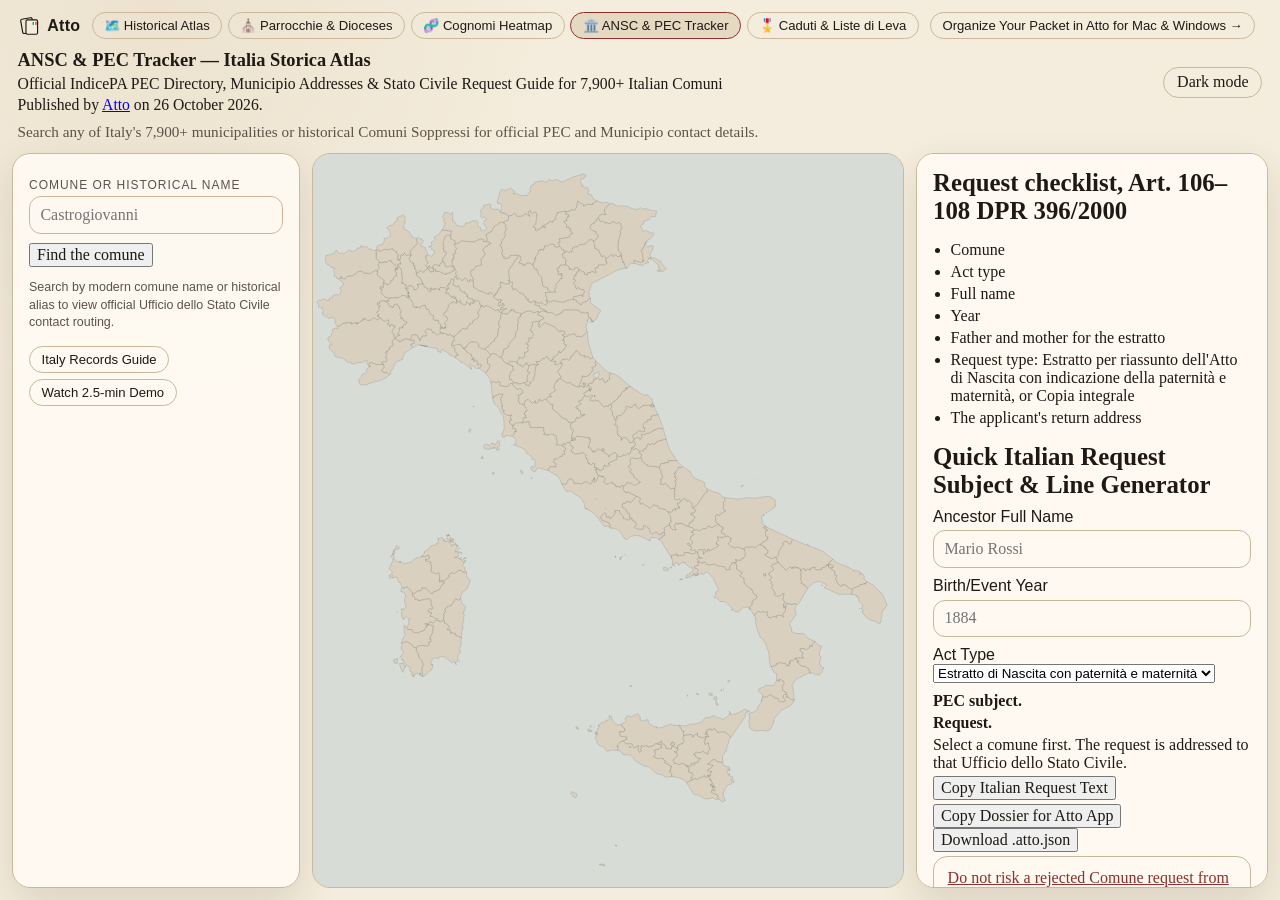
<file: web-ansc/index.html>
<!DOCTYPE html>
<html lang="en">
<head>
  <meta charset="utf-8">
  <meta name="viewport" content="width=device-width, initial-scale=1">
  <title>ANSC &amp; PEC Tracker | Italia Storica Atlas</title>
  <meta name="description" content="Italia Storica Atlas, published by Atto at youratto.com. Official directory of Italian comuni PEC addresses, municipio street addresses, ANPR status, and DPR 396/2000 Stato Civile request checklists.">
  <meta name="author" content="Atto">
  <link rel="canonical" href="https://youratto.com/ansc/">
  <meta property="og:type" content="website">
  <meta property="og:site_name" content="Atto">
  <meta property="og:title" content="ANSC &amp; PEC Tracker | Italia Storica Atlas">
  <meta property="og:description" content="PEC address and municipio for Italian comuni. Part of the Italia Storica Atlas, published by Atto.">
  <meta property="og:url" content="https://youratto.com/ansc/">
  <meta name="twitter:card" content="summary">
  <meta name="twitter:title" content="ANSC &amp; PEC Tracker | Italia Storica Atlas">
  <meta name="twitter:description" content="PEC address and municipio for Italian comuni. Part of the Italia Storica Atlas, published by Atto.">
  <script type="application/ld+json">
  {
    "@context": "https://schema.org",
    "@type": "WebApplication",
    "name": "Italia Storica Atlas — ANSC and PEC",
    "url": "https://youratto.com/ansc/",
    "applicationCategory": "ReferenceApplication",
    "operatingSystem": "Web",
    "dateModified": "2026-10-26",
    "description": "PEC and municipio directory for Italian comuni. Published by Atto.",
    "provider": { "@type": "Organization", "name": "Atto", "url": "https://youratto.com" },
    "offers": { "@type": "Offer", "price": "0", "priceCurrency": "USD" }
  }
  </script>
  <link rel="stylesheet" href="css/style.css">
</head>
<body>
  <header class="top">
    <div class="suite-bar">
      <a class="brand" href="https://youratto.com">
        <svg class="mark" viewBox="0 0 32 32" aria-hidden="true">
          <rect x="5" y="6" width="16" height="20" rx="2" fill="none" stroke="currentColor" stroke-width="1.6" transform="rotate(-10 13 16)"/>
          <rect x="11" y="8" width="16" height="20" rx="2" fill="var(--parchment)" stroke="currentColor" stroke-width="1.6"/>
          <rect x="20.2" y="11" width="1.8" height="4" fill="#009246"/>
          <rect x="22" y="11" width="1.8" height="4" fill="#fff"/>
          <rect x="23.8" y="11" width="1.8" height="4" fill="#CE2B37"/>
        </svg>
        <span>Atto</span>
      </a>
      <nav class="suite-pills" aria-label="Atto genealogy suite">
        <a class="pill" href="../web/">🗺️ Historical Atlas</a>
        <a class="pill" href="../web-parrocchie/">⛪ Parrocchie &amp; Dioceses</a>
        <a class="pill" href="../web-cognomi/">🧬 Cognomi Heatmap</a>
        <a class="pill" href="../web-ansc/" aria-current="page">🏛️ ANSC &amp; PEC Tracker</a>
        <a class="pill" href="../web-caduti/">🎖️ Caduti &amp; Liste di Leva</a>
      </nav>
      <a class="pill" href="https://youratto.com?utm_source=ansc&amp;utm_medium=header">Organize Your Packet in Atto for Mac &amp; Windows →</a>
    </div>
    <div class="title-block">
      <h1 class="atlas-title">ANSC &amp; PEC Tracker — Italia Storica Atlas</h1>
      <p class="badge">Official IndicePA PEC Directory, Municipio Addresses &amp; Stato Civile Request Guide for 7,900+ Italian Comuni</p>
      <p class="badge">Published by <a href="https://youratto.com">Atto</a> on <time datetime="2026-10-26">26 October 2026</time>.</p>
    </div>
    <div class="top-actions">
      <button type="button" id="theme-toggle" aria-pressed="false">Dark mode</button>
    </div>
  </header>
  <p id="status" class="banner" role="status">Search any of Italy's 7,900+ municipalities or historical Comuni Soppressi for official PEC and Municipio contact details.</p>
  <div class="shell">
    <aside class="panel search-panel">
      <form id="search-form">
        <div class="field">
          <label for="query">Comune or historical name</label>
          <input id="query" name="comune" autocomplete="off" placeholder="Castrogiovanni">
        </div>
        <button type="submit">Find the comune</button>
      </form>
      <p class="mesh-note">Search by modern comune name or historical alias to view official Ufficio dello Stato Civile contact routing.</p>
      <nav class="guide-links" aria-label="Atto guides">
        <a class="pill" href="https://youratto.com/guides/italy-records/">Italy Records Guide</a>
        <a class="pill" href="https://youratto.com/demo/">Watch 2.5-min Demo</a>
      </nav>
      <ul id="hits" class="results"></ul>
    </aside>
    <main class="map-wrap">
      <svg id="map" viewBox="0 0 1000 1180" role="img" aria-label="Italy. Color is the comune region, not an onboarding wave.">
        <rect id="sea" x="-40" y="-40" width="1080" height="1260"></rect>
        <g id="provinces"></g>
      </svg>
    </main>
    <aside class="panel card">
      <div id="result"></div>
      <section id="checklist">
        <h2>Request checklist, Art. 106–108 DPR 396/2000</h2>
        <ul class="dossier-list">
          <li>Comune</li>
          <li>Act type</li>
          <li>Full name</li>
          <li>Year</li>
          <li>Father and mother for the estratto</li>
          <li>Request type: Estratto per riassunto dell'Atto di Nascita con indicazione della paternità e maternità, or Copia integrale</li>
          <li>The applicant's return address</li>
        </ul>
      </section>
      <section id="request-builder">
        <h2>Quick Italian Request Subject &amp; Line Generator</h2>
        <div class="field">
          <label for="ancestor-name">Ancestor Full Name</label>
          <input id="ancestor-name" name="ancestor" autocomplete="name" placeholder="Mario Rossi">
        </div>
        <div class="field">
          <label for="ancestor-year">Birth/Event Year</label>
          <input id="ancestor-year" name="event-year" inputmode="numeric" placeholder="1884">
        </div>
        <div class="field">
          <label for="act-type">Act Type</label>
          <select id="act-type">
            <option>Estratto di Nascita con paternità e maternità</option>
            <option>Copia Integrale di Nascita</option>
            <option>Atto di Matrimonio</option>
            <option>Atto di Morte</option>
          </select>
        </div>
        <p><strong>PEC subject.</strong></p>
        <p id="request-subject"></p>
        <p><strong>Request.</strong></p>
        <p id="request-body"></p>
        <p><button type="button" id="copy-request">Copy Italian Request Text</button></p>
      </section>
      <p><button type="button" id="copy-atto-dossier">Copy Dossier for Atto App</button> <button type="button" id="download-atto-json">Download .atto.json</button></p>
      <p class="atto-cta"><a href="https://youratto.com?utm_source=ansc&amp;utm_medium=inspector">Do not risk a rejected Comune request from spelling mismatches or missing parent names. Atto for Mac &amp; Windows helps you build archive search links, spot gaps across birth and marriage acts, and keep your Italian document checklist organized offline on your computer.</a></p>
    </aside>
  </div>
  <p id="boot-error" class="boot-error" hidden></p>
  <script>window.ATLAS_BASE_PATH = window.ATLAS_BASE_PATH || "";</script>
  <script type="module" src="js/app.js"></script>
</body>
</html>
</file>
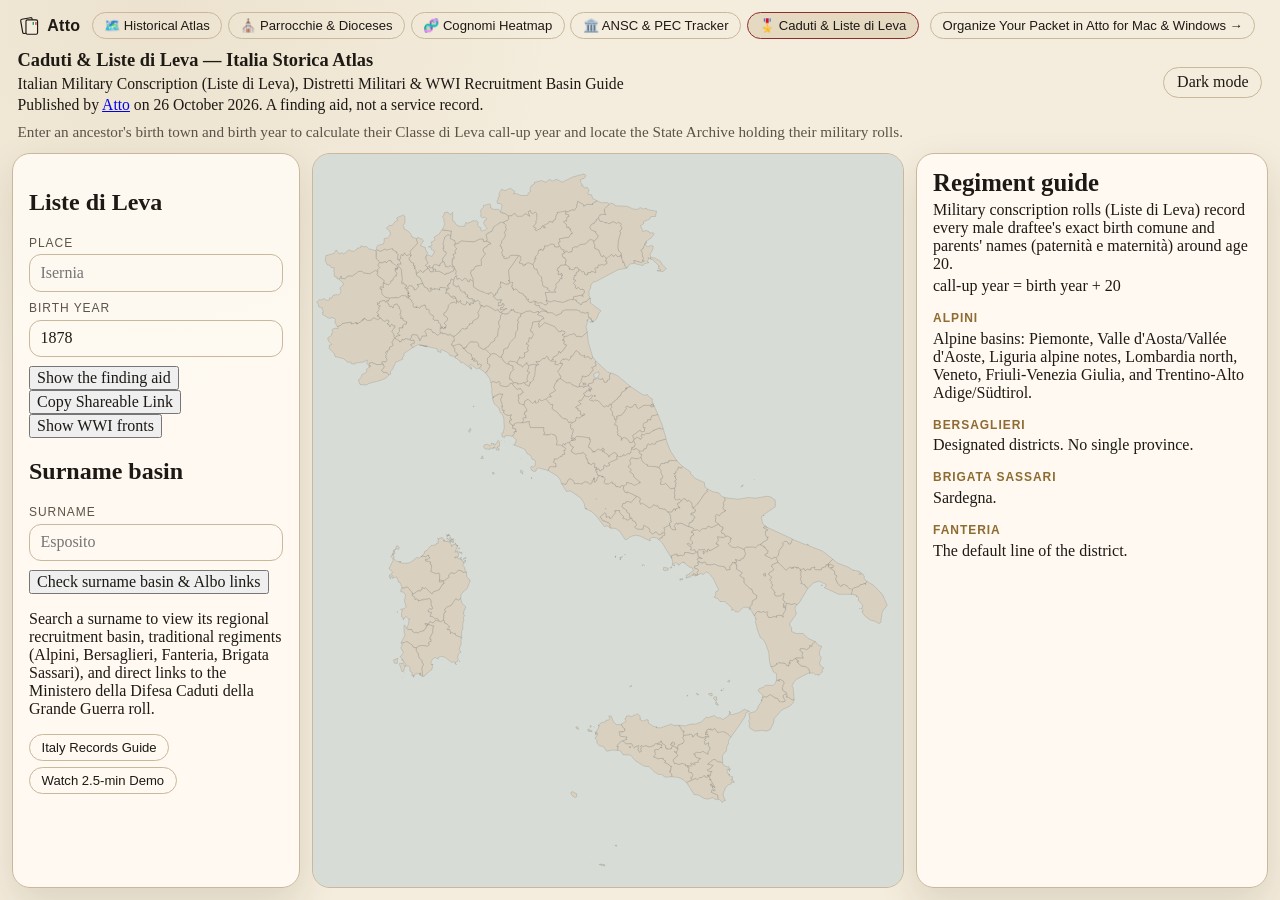
<file: web-caduti/index.html>
<!DOCTYPE html>
<html lang="en">
<head>
  <meta charset="utf-8">
  <meta name="viewport" content="width=device-width, initial-scale=1">
  <title>Caduti &amp; Liste di Leva | Italia Storica Atlas</title>
  <meta name="description" content="Italia Storica Atlas, published by Atto at youratto.com. Call-up year, Distretto Militare, and the State Archive for Liste di Leva. A finding aid, not a service record.">
  <meta name="author" content="Atto">
  <link rel="canonical" href="https://youratto.com/caduti/">
  <meta property="og:type" content="website">
  <meta property="og:site_name" content="Atto">
  <meta property="og:title" content="Caduti &amp; Liste di Leva | Italia Storica Atlas">
  <meta property="og:description" content="Call-up district and Liste di Leva archive for an Italian birth town. Part of the Italia Storica Atlas, published by Atto.">
  <meta property="og:url" content="https://youratto.com/caduti/">
  <meta name="twitter:card" content="summary">
  <meta name="twitter:title" content="Caduti &amp; Liste di Leva | Italia Storica Atlas">
  <meta name="twitter:description" content="Call-up district and Liste di Leva archive for an Italian birth town. Part of the Italia Storica Atlas, published by Atto.">
  <script type="application/ld+json">
  {
    "@context": "https://schema.org",
    "@type": "WebApplication",
    "name": "Italia Storica Atlas — Caduti and Liste di Leva",
    "url": "https://youratto.com/caduti/",
    "applicationCategory": "ReferenceApplication",
    "operatingSystem": "Web",
    "dateModified": "2026-10-26",
    "description": "Conscription finding aid for Italian birth towns. Published by Atto.",
    "provider": { "@type": "Organization", "name": "Atto", "url": "https://youratto.com" },
    "offers": { "@type": "Offer", "price": "0", "priceCurrency": "USD" }
  }
  </script>
  <link rel="stylesheet" href="css/style.css">
</head>
<body>
  <header class="top">
    <div class="suite-bar">
      <a class="brand" href="https://youratto.com">
        <svg class="mark" viewBox="0 0 32 32" aria-hidden="true">
          <rect x="5" y="6" width="16" height="20" rx="2" fill="none" stroke="currentColor" stroke-width="1.6" transform="rotate(-10 13 16)"/>
          <rect x="11" y="8" width="16" height="20" rx="2" fill="var(--parchment)" stroke="currentColor" stroke-width="1.6"/>
          <rect x="20.2" y="11" width="1.8" height="4" fill="#009246"/>
          <rect x="22" y="11" width="1.8" height="4" fill="#fff"/>
          <rect x="23.8" y="11" width="1.8" height="4" fill="#CE2B37"/>
        </svg>
        <span>Atto</span>
      </a>
      <nav class="suite-pills" aria-label="Atto genealogy suite">
        <a class="pill" href="../web/">🗺️ Historical Atlas</a>
        <a class="pill" href="../web-parrocchie/">⛪ Parrocchie &amp; Dioceses</a>
        <a class="pill" href="../web-cognomi/">🧬 Cognomi Heatmap</a>
        <a class="pill" href="../web-ansc/">🏛️ ANSC &amp; PEC Tracker</a>
        <a class="pill" href="../web-caduti/" aria-current="page">🎖️ Caduti &amp; Liste di Leva</a>
      </nav>
      <a class="pill" href="https://youratto.com?utm_source=caduti&amp;utm_medium=header">Organize Your Packet in Atto for Mac &amp; Windows →</a>
    </div>
    <div class="title-block">
      <h1 class="atlas-title">Caduti &amp; Liste di Leva — Italia Storica Atlas</h1>
      <p class="badge">Italian Military Conscription (Liste di Leva), Distretti Militari &amp; WWI Recruitment Basin Guide</p>
      <p class="badge">Published by <a href="https://youratto.com">Atto</a> on <time datetime="2026-10-26">26 October 2026</time>. A finding aid, not a service record.</p>
    </div>
    <div class="top-actions">
      <button type="button" id="theme-toggle" aria-pressed="false">Dark mode</button>
    </div>
  </header>
  <p id="status" class="banner" role="status">Enter an ancestor's birth town and birth year to calculate their Classe di Leva call-up year and locate the State Archive holding their military rolls.</p>
  <div class="shell">
    <aside class="panel search-panel">
      <form id="leva-form">
        <h2>Liste di Leva</h2>
        <div class="field">
          <label for="place">Place</label>
          <input id="place" name="place" autocomplete="off" placeholder="Isernia">
        </div>
        <div class="field">
          <label for="year">Birth year</label>
          <input id="year" name="year" inputmode="numeric" value="1878">
        </div>
        <button type="submit">Show the finding aid</button>
        <button type="button" id="copy-link">Copy Shareable Link</button>
        <button type="button" id="fronts-toggle" aria-pressed="false">Show WWI fronts</button>
      </form>
      <form id="albo-form">
        <h2>Surname basin</h2>
        <div class="field">
          <label for="albo-name">Surname</label>
          <input id="albo-name" name="surname" autocomplete="off" placeholder="Esposito">
        </div>
        <button type="submit">Check surname basin &amp; Albo links</button>
        <p id="albo-note">Search a surname to view its regional recruitment basin, traditional regiments (Alpini, Bersaglieri, Fanteria, Brigata Sassari), and direct links to the Ministero della Difesa Caduti della Grande Guerra roll.</p>
        <div id="albo-result"></div>
      </form>
      <nav class="guide-links" aria-label="Atto guides">
        <a class="pill" href="https://youratto.com/guides/italy-records/">Italy Records Guide</a>
        <a class="pill" href="https://youratto.com/demo/">Watch 2.5-min Demo</a>
      </nav>
    </aside>
    <main class="map-wrap">
      <svg id="map" viewBox="0 0 1000 1180" role="img" aria-label="Italy for the call-up district">
        <rect id="sea" x="-40" y="-40" width="1080" height="1260"></rect>
        <g id="provinces"></g>
        <g id="fronts"></g>
        <g id="pin"></g>
      </svg>
    </main>
    <aside class="panel card">
      <div id="result"></div>
      <section>
        <h2>Regiment guide</h2>
        <div id="regiments"></div>
      </section>
    </aside>
  </div>
  <p id="boot-error" class="boot-error" hidden></p>
  <script>window.ATLAS_BASE_PATH = window.ATLAS_BASE_PATH || "";</script>
  <script type="module" src="js/app.js"></script>
</body>
</html>
</file>
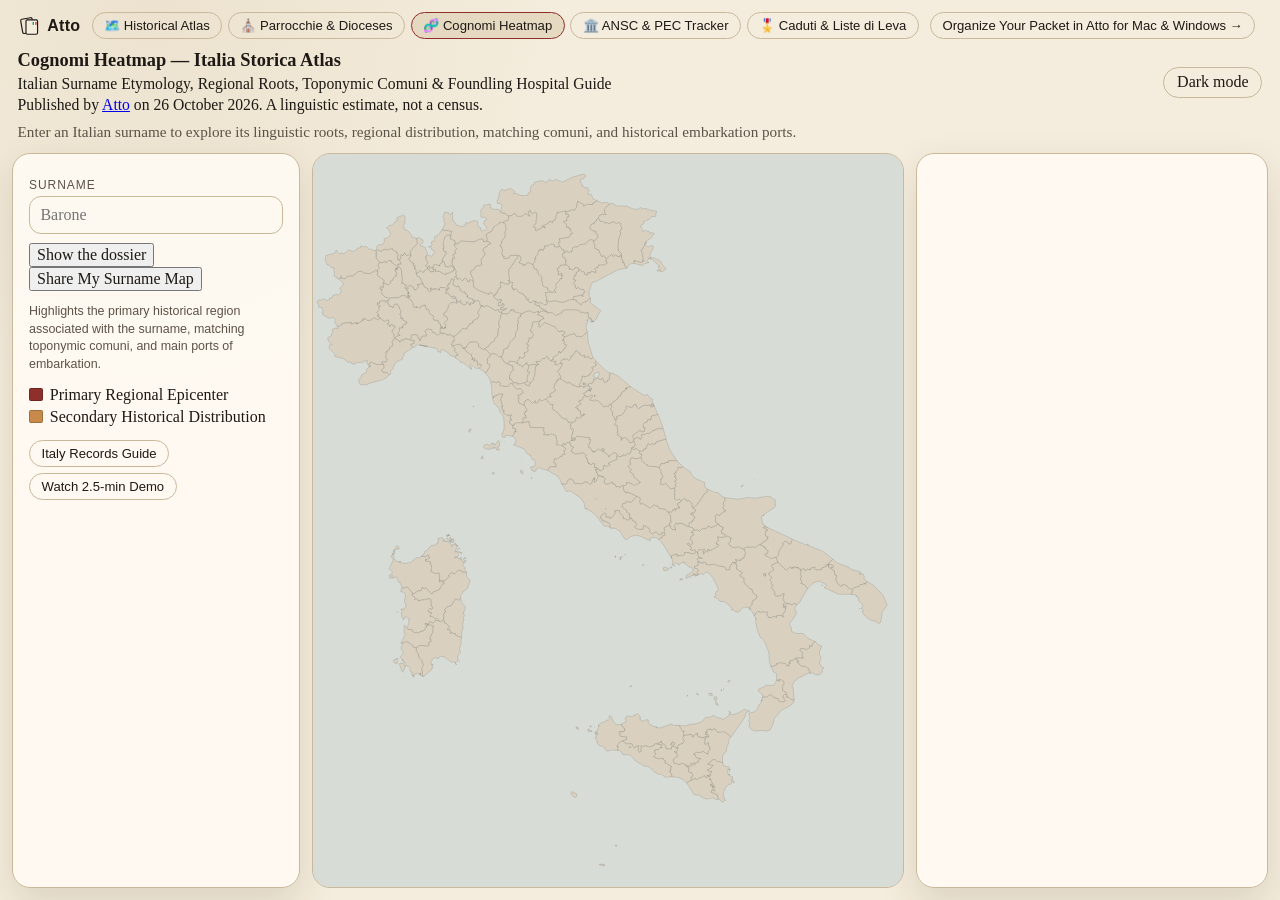
<file: web-cognomi/index.html>
<!DOCTYPE html>
<html lang="en">
<head>
  <meta charset="utf-8">
  <meta name="viewport" content="width=device-width, initial-scale=1">
  <title>Cognomi Heatmap | Italia Storica Atlas</title>
  <meta name="description" content="Italia Storica Atlas, published by Atto at youratto.com. Italian surname origins, regional roots, foundling hospital names, and diaspora ports. A linguistic estimate, not a census.">
  <meta name="author" content="Atto">
  <link rel="canonical" href="https://youratto.com/cognomi/">
  <meta property="og:type" content="website">
  <meta property="og:site_name" content="Atto">
  <meta property="og:title" content="Cognomi Heatmap | Italia Storica Atlas">
  <meta property="og:description" content="Italian surname origins and foundling hospitals. Part of the Italia Storica Atlas, published by Atto.">
  <meta property="og:url" content="https://youratto.com/cognomi/">
  <meta name="twitter:card" content="summary">
  <meta name="twitter:title" content="Cognomi Heatmap | Italia Storica Atlas">
  <meta name="twitter:description" content="Italian surname origins and foundling hospitals. Part of the Italia Storica Atlas, published by Atto.">
  <script type="application/ld+json">
  {
    "@context": "https://schema.org",
    "@type": "WebApplication",
    "name": "Italia Storica Atlas — Cognomi",
    "url": "https://youratto.com/cognomi/",
    "applicationCategory": "ReferenceApplication",
    "operatingSystem": "Web",
    "dateModified": "2026-10-26",
    "description": "Surname origin notes for Italian genealogy. Published by Atto. Linguistic estimate, not a census.",
    "provider": { "@type": "Organization", "name": "Atto", "url": "https://youratto.com" },
    "offers": { "@type": "Offer", "price": "0", "priceCurrency": "USD" }
  }
  </script>
  <link rel="stylesheet" href="css/style.css">
</head>
<body>
  <header class="top">
    <div class="suite-bar">
      <a class="brand" href="https://youratto.com">
        <svg class="mark" viewBox="0 0 32 32" aria-hidden="true">
          <rect x="5" y="6" width="16" height="20" rx="2" fill="none" stroke="currentColor" stroke-width="1.6" transform="rotate(-10 13 16)"/>
          <rect x="11" y="8" width="16" height="20" rx="2" fill="var(--parchment)" stroke="currentColor" stroke-width="1.6"/>
          <rect x="20.2" y="11" width="1.8" height="4" fill="#009246"/>
          <rect x="22" y="11" width="1.8" height="4" fill="#fff"/>
          <rect x="23.8" y="11" width="1.8" height="4" fill="#CE2B37"/>
        </svg>
        <span>Atto</span>
      </a>
      <nav class="suite-pills" aria-label="Atto genealogy suite">
        <a class="pill" href="../web/">🗺️ Historical Atlas</a>
        <a class="pill" href="../web-parrocchie/">⛪ Parrocchie &amp; Dioceses</a>
        <a class="pill" href="../web-cognomi/" aria-current="page">🧬 Cognomi Heatmap</a>
        <a class="pill" href="../web-ansc/">🏛️ ANSC &amp; PEC Tracker</a>
        <a class="pill" href="../web-caduti/">🎖️ Caduti &amp; Liste di Leva</a>
      </nav>
      <a class="pill" href="https://youratto.com?utm_source=cognomi&amp;utm_medium=header">Organize Your Packet in Atto for Mac &amp; Windows →</a>
    </div>
    <div class="title-block">
      <h1 class="atlas-title">Cognomi Heatmap — Italia Storica Atlas</h1>
      <p class="badge">Italian Surname Etymology, Regional Roots, Toponymic Comuni &amp; Foundling Hospital Guide</p>
      <p class="badge">Published by <a href="https://youratto.com">Atto</a> on <time datetime="2026-10-26">26 October 2026</time>. A linguistic estimate, not a census.</p>
    </div>
    <div class="top-actions">
      <button type="button" id="theme-toggle" aria-pressed="false">Dark mode</button>
    </div>
  </header>
  <p id="status" class="banner" role="status">Enter an Italian surname to explore its linguistic roots, regional distribution, matching comuni, and historical embarkation ports.</p>
  <div class="shell">
    <aside class="panel search-panel">
      <form id="search-form">
        <div class="field">
          <label for="surname">Surname</label>
          <input id="surname" name="surname" autocomplete="off" placeholder="Barone">
        </div>
        <button type="submit">Show the dossier</button>
        <button type="button" id="share-map">Share My Surname Map</button>
      </form>
      <p class="mesh-note">Highlights the primary historical region associated with the surname, matching toponymic comuni, and main ports of embarkation.</p>
      <ul class="map-legend" aria-label="Surname map legend">
        <li><span class="swatch swatch-primary"></span> Primary Regional Epicenter</li>
        <li><span class="swatch swatch-secondary"></span> Secondary Historical Distribution</li>
      </ul>
      <nav class="guide-links" aria-label="Atto guides">
        <a class="pill" href="https://youratto.com/guides/italy-records/">Italy Records Guide</a>
        <a class="pill" href="https://youratto.com/demo/">Watch 2.5-min Demo</a>
      </nav>
    </aside>
    <main class="map-wrap">
      <svg id="map" viewBox="0 0 1000 1180" role="img" aria-label="Italy colored by surname region when one is known">
        <rect id="sea" x="-40" y="-40" width="1080" height="1260"></rect>
        <g id="provinces"></g>
      </svg>
    </main>
    <aside class="panel card">
      <div id="result"></div>
    </aside>
  </div>
  <p id="boot-error" class="boot-error" hidden></p>
  <script>window.ATLAS_BASE_PATH = window.ATLAS_BASE_PATH || "";</script>
  <script type="module" src="js/app.js"></script>
</body>
</html>
</file>
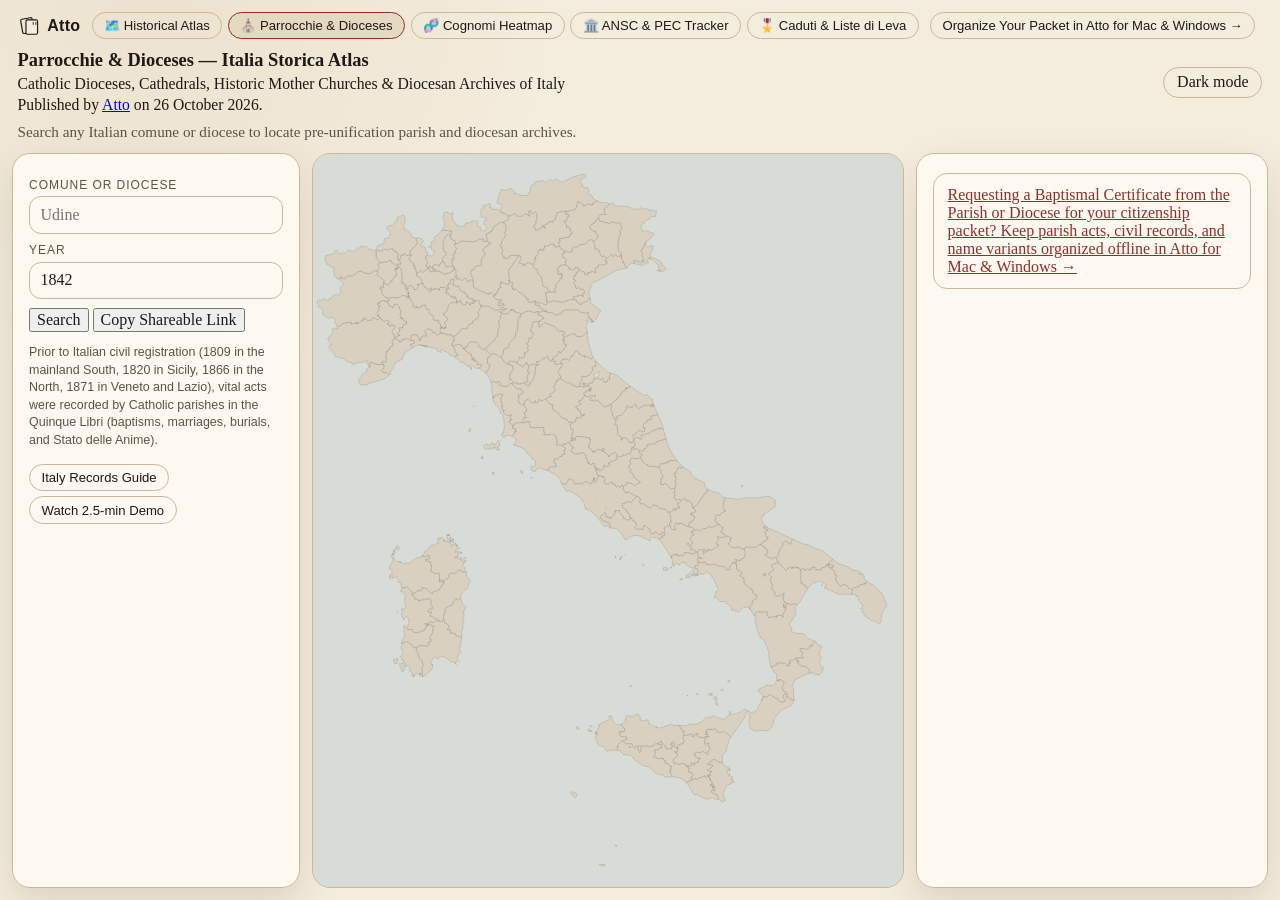
<file: web-parrocchie/index.html>
<!DOCTYPE html>
<html lang="en">
<head>
  <meta charset="utf-8">
  <meta name="viewport" content="width=device-width, initial-scale=1">
  <title>Parrocchie &amp; Dioceses | Italia Storica Atlas</title>
  <meta name="description" content="Italia Storica Atlas, published by Atto at youratto.com. Locate the Roman Catholic diocese, cathedral, historic Chiesa Madre, and Archivio Storico Diocesano for any Italian comune.">
  <meta name="author" content="Atto">
  <link rel="canonical" href="https://youratto.com/parrocchie/">
  <meta property="og:type" content="website">
  <meta property="og:site_name" content="Atto">
  <meta property="og:title" content="Parrocchie &amp; Dioceses | Italia Storica Atlas">
  <meta property="og:description" content="Diocese, cathedral, and diocesan archive for any Italian comune. Part of the Italia Storica Atlas, published by Atto.">
  <meta property="og:url" content="https://youratto.com/parrocchie/">
  <meta name="twitter:card" content="summary">
  <meta name="twitter:title" content="Parrocchie &amp; Dioceses | Italia Storica Atlas">
  <meta name="twitter:description" content="Diocese, cathedral, and diocesan archive for any Italian comune. Part of the Italia Storica Atlas, published by Atto.">
  <script type="application/ld+json">
  {
    "@context": "https://schema.org",
    "@type": "WebApplication",
    "name": "Italia Storica Atlas — Parrocchie",
    "url": "https://youratto.com/parrocchie/",
    "applicationCategory": "ReferenceApplication",
    "operatingSystem": "Web",
    "dateModified": "2026-10-26",
    "description": "Diocese and diocesan archive lookup for Italian comuni. Published by Atto.",
    "provider": { "@type": "Organization", "name": "Atto", "url": "https://youratto.com" },
    "offers": { "@type": "Offer", "price": "0", "priceCurrency": "USD" }
  }
  </script>
  <link rel="stylesheet" href="css/style.css">
</head>
<body>
  <header class="top">
    <div class="suite-bar">
      <a class="brand" href="https://youratto.com">
        <svg class="mark" viewBox="0 0 32 32" aria-hidden="true">
          <rect x="5" y="6" width="16" height="20" rx="2" fill="none" stroke="currentColor" stroke-width="1.6" transform="rotate(-10 13 16)"/>
          <rect x="11" y="8" width="16" height="20" rx="2" fill="var(--parchment)" stroke="currentColor" stroke-width="1.6"/>
          <rect x="20.2" y="11" width="1.8" height="4" fill="#009246"/>
          <rect x="22" y="11" width="1.8" height="4" fill="#fff"/>
          <rect x="23.8" y="11" width="1.8" height="4" fill="#CE2B37"/>
        </svg>
        <span>Atto</span>
      </a>
      <nav class="suite-pills" aria-label="Atto genealogy suite">
        <a class="pill" href="../web/">🗺️ Historical Atlas</a>
        <a class="pill" href="../web-parrocchie/" aria-current="page">⛪ Parrocchie &amp; Dioceses</a>
        <a class="pill" href="../web-cognomi/">🧬 Cognomi Heatmap</a>
        <a class="pill" href="../web-ansc/">🏛️ ANSC &amp; PEC Tracker</a>
        <a class="pill" href="../web-caduti/">🎖️ Caduti &amp; Liste di Leva</a>
      </nav>
      <a class="pill" href="https://youratto.com?utm_source=parrocchie&amp;utm_medium=header">Organize Your Packet in Atto for Mac &amp; Windows →</a>
    </div>
    <div class="title-block">
      <h1 class="atlas-title">Parrocchie &amp; Dioceses — Italia Storica Atlas</h1>
      <p class="badge">Catholic Dioceses, Cathedrals, Historic Mother Churches &amp; Diocesan Archives of Italy</p>
      <p class="badge">Published by <a href="https://youratto.com">Atto</a> on <time datetime="2026-10-26">26 October 2026</time>.</p>
    </div>
    <div class="top-actions">
      <button type="button" id="theme-toggle" aria-pressed="false">Dark mode</button>
    </div>
  </header>
  <p id="status" class="banner" role="status">Search any Italian comune or diocese to locate pre-unification parish and diocesan archives.</p>
  <div class="shell">
    <aside class="panel search-panel">
      <form id="search-form">
        <div class="field">
          <label for="comune">Comune or diocese</label>
          <input id="comune" name="comune" autocomplete="off" placeholder="Udine">
        </div>
        <div class="field">
          <label for="year">Year</label>
          <input id="year" name="year" inputmode="numeric" value="1842">
        </div>
        <button type="submit">Search</button>
        <button type="button" id="copy-link">Copy Shareable Link</button>
      </form>
      <p class="mesh-note">Prior to Italian civil registration (1809 in the mainland South, 1820 in Sicily, 1866 in the North, 1871 in Veneto and Lazio), vital acts were recorded by Catholic parishes in the Quinque Libri (baptisms, marriages, burials, and Stato delle Anime).</p>
      <nav class="guide-links" aria-label="Atto guides">
        <a class="pill" href="https://youratto.com/guides/italy-records/">Italy Records Guide</a>
        <a class="pill" href="https://youratto.com/demo/">Watch 2.5-min Demo</a>
      </nav>
    </aside>
    <main class="map-wrap">
      <svg id="map" viewBox="0 0 1000 1180" role="img" aria-label="Italy with diocesan seats">
        <rect id="sea" x="-40" y="-40" width="1080" height="1260"></rect>
        <g id="provinces"></g>
        <g id="seats"></g>
      </svg>
    </main>
    <aside class="panel card">
      <div id="result"></div>
      <p class="atto-cta"><a href="https://youratto.com?utm_source=parrocchie&amp;utm_medium=inspector">Requesting a Baptismal Certificate from the Parish or Diocese for your citizenship packet? Keep parish acts, civil records, and name variants organized offline in Atto for Mac &amp; Windows →</a></p>
    </aside>
  </div>
  <p id="boot-error" class="boot-error" hidden></p>
  <script>window.ATLAS_BASE_PATH = window.ATLAS_BASE_PATH || "";</script>
  <script type="module" src="js/app.js"></script>
</body>
</html>
</file>
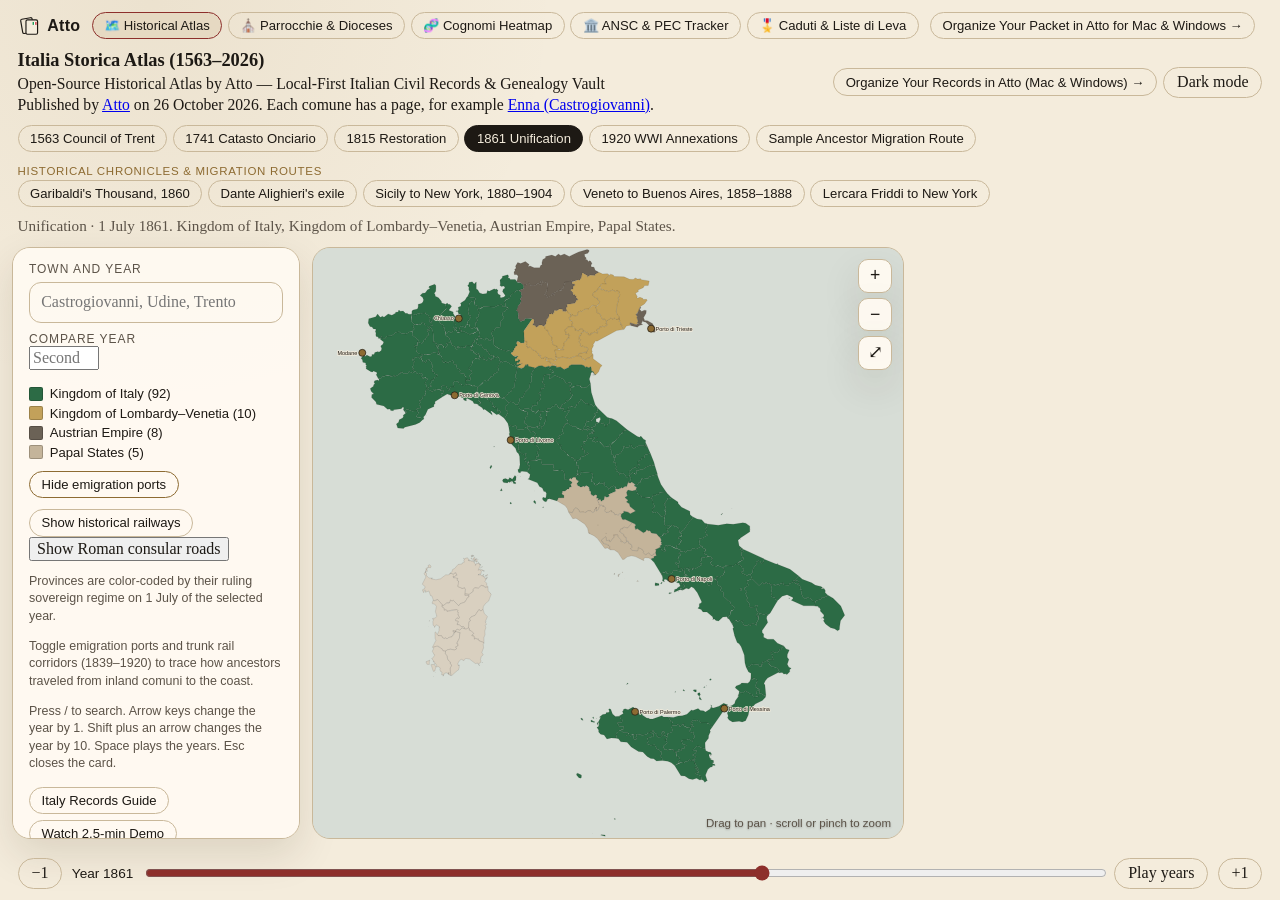
<file: web/index.html>
<!DOCTYPE html>
<html lang="en">
<head>
  <meta charset="utf-8">
  <meta name="viewport" content="width=device-width, initial-scale=1">
  <title>Italia Storica Atlas (1563–2026) | Atto</title>
  <meta name="description" content="Italia Storica Atlas, published by Atto at youratto.com. Look up an Italian town from 1563 to 2026. See the sovereign regime, the historical province, the modern comune, Stato Civile, and the Archivio di Stato.">
  <meta name="author" content="Atto">
  <link rel="canonical" href="https://youratto.com/atlas/">
  <meta property="og:type" content="website">
  <meta property="og:site_name" content="Atto">
  <meta property="og:title" content="Italia Storica Atlas (1563–2026) | Atto">
  <meta property="og:description" content="Italia Storica Atlas, published by Atto. Historical Italian comuni, Comuni Soppressi, Stato Civile, and Archivio di Stato lookups from 1563 to 2026.">
  <meta property="og:url" content="https://youratto.com/atlas/">
  <meta name="twitter:card" content="summary">
  <meta name="twitter:title" content="Italia Storica Atlas (1563–2026) | Atto">
  <meta name="twitter:description" content="Italia Storica Atlas, published by Atto. Historical Italian comuni, Comuni Soppressi, Stato Civile, and Archivio di Stato lookups from 1563 to 2026.">
  <script type="application/ld+json">
  {
    "@context": "https://schema.org",
    "@graph": [
      {
        "@type": "WebApplication",
        "name": "Italia Storica Atlas",
        "url": "https://youratto.com/atlas/",
        "applicationCategory": "ReferenceApplication",
        "operatingSystem": "Web",
        "dateModified": "2026-10-26",
        "description": "Italia Storica Atlas, published by Atto at youratto.com. Look up an Italian town from 1563 to 2026. The atlas names the sovereign regime, the historical province, the modern comune, Stato Civile, and the Archivio di Stato.",
        "offers": { "@type": "Offer", "price": "0", "priceCurrency": "USD" },
        "provider": { "@type": "Organization", "name": "Atto", "url": "https://youratto.com" },
        "keywords": "Italian genealogy, Comuni Soppressi, Stato Civile, Archivio di Stato, jure sanguinis"
      },
      {
        "@type": "Dataset",
        "name": "Italian comuni, suppressed towns, and State Archives, 1563–2026",
        "description": "Historical jurisdictions for Comuni Soppressi, Stato Civile, and Archivio di Stato research.",
        "url": "https://youratto.com/atlas/",
        "temporalCoverage": "1563/2026",
        "spatialCoverage": "Italy",
        "keywords": ["Comuni Soppressi", "Stato Civile", "Archivio di Stato", "Italian genealogy"],
        "creator": { "@type": "Organization", "name": "Atto", "url": "https://youratto.com" },
        "dateModified": "2026-10-26"
      }
    ]
  }
  </script>
  <link rel="icon" href="data:image/svg+xml,%3Csvg xmlns='http://www.w3.org/2000/svg' viewBox='0 0 32 32'%3E%3Crect fill='%23f3ead7' width='32' height='32'/%3E%3Ccircle cx='16' cy='16' r='6' fill='none' stroke='%238c2f2f' stroke-width='2'/%3E%3C/svg%3E">
  <link rel="stylesheet" href="css/style.css">
</head>
<body>
  <header class="top">
    <div class="suite-bar">
      <a class="brand" href="https://youratto.com">
        <svg class="mark" viewBox="0 0 32 32" aria-hidden="true">
          <rect x="5" y="6" width="16" height="20" rx="2" fill="none" stroke="currentColor" stroke-width="1.6" transform="rotate(-10 13 16)"/>
          <rect x="11" y="8" width="16" height="20" rx="2" fill="var(--parchment)" stroke="currentColor" stroke-width="1.6"/>
          <rect x="20.2" y="11" width="1.8" height="4" fill="#009246"/>
          <rect x="22" y="11" width="1.8" height="4" fill="#fff"/>
          <rect x="23.8" y="11" width="1.8" height="4" fill="#CE2B37"/>
        </svg>
        <span>Atto</span>
      </a>
      <nav class="suite-pills" aria-label="Atto genealogy suite">
        <a class="pill" href="./" aria-current="page">🗺️ Historical Atlas</a>
        <a class="pill" href="../web-parrocchie/">⛪ Parrocchie &amp; Dioceses</a>
        <a class="pill" href="../web-cognomi/">🧬 Cognomi Heatmap</a>
        <a class="pill" href="../web-ansc/">🏛️ ANSC &amp; PEC Tracker</a>
        <a class="pill" href="../web-caduti/">🎖️ Caduti &amp; Liste di Leva</a>
      </nav>
      <a class="pill" href="https://youratto.com?utm_source=atlas&amp;utm_medium=header">Organize Your Packet in Atto for Mac &amp; Windows →</a>
    </div>
    <div class="title-block">
      <h1 class="atlas-title">Italia Storica Atlas (1563–2026)</h1>
      <p class="badge">Open-Source Historical Atlas by Atto — Local-First Italian Civil Records &amp; Genealogy Vault</p>
      <p class="badge">Published by <a href="https://youratto.com">Atto</a> on <time datetime="2026-10-26">26 October 2026</time>. Each comune has a page, for example <a href="comune/enna/">Enna (Castrogiovanni)</a>.</p>
    </div>
    <div class="top-actions">
      <a class="pill" href="https://youratto.com">Organize Your Records in Atto (Mac &amp; Windows) →</a>
      <button type="button" id="theme-toggle" aria-pressed="false">Dark mode</button>
    </div>
    <nav class="presets" aria-label="Atlas presets">
      <button type="button" data-preset="1563">1563 Council of Trent</button>
      <button type="button" data-preset="1741">1741 Catasto Onciario</button>
      <button type="button" data-preset="1815">1815 Restoration</button>
      <button type="button" data-preset="1861">1861 Unification</button>
      <button type="button" data-preset="1920">1920 WWI Annexations</button>
      <button type="button" data-preset="migration">Sample Ancestor Migration Route</button>
    </nav>
    <div class="chronicles-bar">
      <p class="chronicles-label">Historical Chronicles &amp; Migration Routes</p>
      <nav id="chronicles" class="presets" aria-label="Historical Chronicles and Migration Routes">
        <button type="button" data-route="garibaldi-mille">Garibaldi's Thousand, 1860</button>
        <button type="button" data-route="dante-exile">Dante Alighieri's exile</button>
        <button type="button" data-route="sicily-to-ny">Sicily to New York, 1880–1904</button>
        <button type="button" data-route="veneto-to-buenos-aires">Veneto to Buenos Aires, 1858–1888</button>
        <button type="button" data-route="lercara-new-york">Lercara Friddi to New York</button>
      </nav>
    </div>
  </header>
  <p id="regime-banner" class="banner" role="status">Select any year (1563–2026) or search an Italian town to inspect its sovereign regime, historical province, and State Archive.</p>
  <div class="shell">
    <aside class="panel search-panel">
      <form id="search-form">
        <label for="search-input">Town and year</label>
        <input id="search-input" name="place" autocomplete="off" placeholder="Castrogiovanni, Udine, Trento" enterkeyhint="search">
      </form>
      <ul id="search-results" class="results"></ul>
      <label for="compare-year">Compare year</label>
      <input id="compare-year" type="number" min="1563" max="2026" step="1" placeholder="Second year">
      <div id="legend" class="legend"></div>
      <button type="button" id="ports-toggle" aria-pressed="true">Hide emigration ports</button>
      <button type="button" id="rail-toggle" aria-pressed="false">Show historical railways</button>
      <button type="button" id="roman-toggle" aria-pressed="false">Show Roman consular roads</button>
      <p class="mesh-note">Provinces are color-coded by their ruling sovereign regime on 1 July of the selected year.</p>
      <p class="mesh-note">Toggle emigration ports and trunk rail corridors (1839–1920) to trace how ancestors traveled from inland comuni to the coast.</p>
      <p class="mesh-note">Press / to search. Arrow keys change the year by 1. Shift plus an arrow changes the year by 10. Space plays the years. Esc closes the card.</p>
      <nav class="guide-links" aria-label="Atto guides">
        <a class="pill" href="https://youratto.com/guides/italy-records/">Italy Records Guide</a>
        <a class="pill" href="https://youratto.com/demo/">Watch 2.5-min Demo</a>
      </nav>
    </aside>
    <main class="map-wrap">
      <div id="year-stamp" class="year-stamp">1861</div>
      <svg id="map" viewBox="0 0 1000 1180" role="img" aria-label="Map of Italian provinces colored by historical regime">
        <rect id="sea" x="-400" y="-400" width="2400" height="2400"></rect>
        <g id="provinces"></g>
        <g id="roman-roads"></g>
        <g id="rail"></g>
        <g id="ports"></g>
        <g id="arcs"></g>
        <g id="pins"></g>
      </svg>
      <div class="map-controls" role="group" aria-label="Map zoom and pan">
        <button type="button" id="zoom-in" aria-label="Zoom in" title="Zoom in (+)" aria-keyshortcuts="+">+</button>
        <button type="button" id="zoom-out" aria-label="Zoom out" title="Zoom out (-)" aria-keyshortcuts="-">−</button>
        <button type="button" id="zoom-fit" aria-label="Show all of Italy" title="Show all of Italy (0)" aria-keyshortcuts="0">⤢</button>
      </div>
      <p class="map-hint">Drag to pan · scroll or pinch to zoom</p>
      <div id="hover-tip" class="hover-tip" hidden></div>
      <div id="route-bar" class="route-bar" hidden>
        <p id="route-title"></p>
        <div class="route-buttons">
          <button type="button" id="route-prev">Previous stop</button>
          <button type="button" id="route-play">Play route</button>
          <button type="button" id="route-next">Next stop</button>
          <button type="button" id="route-share">Copy Shareable Link</button>
          <button type="button" id="route-clear">Clear selection</button>
        </div>
        <ol id="route-stops"></ol>
      </div>
    </main>
    <aside id="card" class="panel card" hidden></aside>
  </div>
  <footer class="scrubber">
    <button type="button" id="year-prev" aria-label="Previous year">−1</button>
    <label class="slider-label" for="year-slider">Year <output id="year-readout">1861</output></label>
    <input id="year-slider" type="range" min="1563" max="2026" value="1861" step="1">
    <button type="button" id="play-years">Play years</button>
    <button type="button" id="year-next" aria-label="Next year">+1</button>
  </footer>
  <p id="boot-error" class="boot-error" hidden></p>
  <noscript>The map needs JavaScript. A cited place page still shows the province, the archive, and the comune in the page text.</noscript>
  <script>window.ATLAS_BASE_PATH = window.ATLAS_BASE_PATH || "";</script>
  <script type="module" src="js/app.js"></script>
</body>
</html>
</file>
<file: web-ansc/css/style.css>
:root {
  --parchment: #f4ecdc;
  --parchment-deep: #e6d9c2;
  --ink: #1d1914;
  --ink-soft: #5c5348;
  --rule: #c9b89a;
  --sea: #d7ddd6;
  --wax: #8d2f2b;
  --gold: #8d6b32;
  --card: rgba(255, 250, 242, 0.96);
  --shadow: 0 16px 40px rgba(48, 32, 12, 0.12);
  --sans: "Avenir Next", "Segoe UI", sans-serif;
  --serif: "Iowan Old Style", Palatino, "Palatino Linotype", Georgia, serif;
  color-scheme: light;
}

[data-theme="dark"] {
  --parchment: #14120e;
  --parchment-deep: #211c16;
  --ink: #f4ecdc;
  --ink-soft: #cbbfa6;
  --rule: #3a3228;
  --sea: #1a2226;
  --wax: #e07a64;
  --gold: #e0c48a;
  --card: rgba(24, 20, 16, 0.96);
  --shadow: 0 16px 40px rgba(0, 0, 0, 0.4);
  color-scheme: dark;
}

* { box-sizing: border-box; }

html, body {
  margin: 0;
  height: 100%;
  max-width: 100%;
  overflow-x: hidden;
}

body {
  min-height: 100%;
  display: grid;
  grid-template-rows: auto auto 1fr auto;
  background:
    radial-gradient(circle at 12% 0%, rgba(141, 107, 50, 0.08), transparent 28%),
    var(--parchment);
  color: var(--ink);
  font-family: var(--serif);
}

button, input {
  font: inherit;
  color: inherit;
}

.top, .banner, .scrubber, .panel {
  padding-left: 1.1rem;
  padding-right: 1.1rem;
}

.top {
  display: flex;
  flex-wrap: wrap;
  align-items: center;
  gap: 0.7rem 1rem;
  padding-top: 0.75rem;
  padding-bottom: 0.15rem;
}

.suite-bar {
  flex: 1 1 100%;
  display: flex;
  flex-wrap: wrap;
  align-items: center;
  gap: 0.45rem 0.7rem;
  min-width: 0;
}

.suite-pills {
  display: flex;
  flex-wrap: wrap;
  gap: 0.35rem;
  min-width: 0;
}

.suite-pills .pill[aria-current="page"] {
  border-color: var(--wax);
  background: var(--parchment-deep);
}

.brand {
  display: inline-flex;
  align-items: center;
  gap: 0.4rem;
  color: inherit;
  text-decoration: none;
  font-family: var(--sans);
  font-weight: 650;
  letter-spacing: 0.02em;
}

.mark { width: 1.45rem; height: 1.45rem; display: block; }

.title-block { flex: 1 1 18rem; min-width: 14rem; }

.atlas-title {
  margin: 0;
  font-size: 1.15rem;
  font-weight: 600;
  letter-spacing: 0;
}

.presets {
  display: flex;
  flex-wrap: wrap;
  gap: 0.35rem;
  flex: 1 1 100%;
}

.top-actions {
  display: flex;
  flex-wrap: wrap;
  gap: 0.4rem;
  align-items: center;
}

.pill, .presets button {
  border: 1px solid var(--rule);
  background: transparent;
  border-radius: 999px;
  padding: 0.32rem 0.72rem;
  text-decoration: none;
  color: inherit;
  font-family: var(--sans);
  font-size: 0.82rem;
  cursor: pointer;
}

.pill:hover, .presets button:hover { border-color: var(--gold); }

.chronicles-bar { flex: 1 1 100%; }

.chronicles-label {
  margin: 0.1rem 0 0.2rem;
  font-family: var(--sans);
  font-size: 0.72rem;
  letter-spacing: 0.06em;
  text-transform: uppercase;
  color: var(--gold);
}

#ports-toggle, #rail-toggle {
  margin-top: 0.7rem;
  margin-right: 0.35rem;
  border: 1px solid var(--rule);
  background: transparent;
  border-radius: 999px;
  padding: 0.32rem 0.72rem;
  font-family: var(--sans);
  font-size: 0.82rem;
  color: inherit;
  cursor: pointer;
}

#ports-toggle[aria-pressed="true"], #rail-toggle[aria-pressed="true"] { border-color: var(--gold); }

.pill { white-space: normal; max-width: 100%; }

#rail { pointer-events: none; }

.rail-line {
  fill: none;
  stroke: var(--gold);
  stroke-width: 2.4;
  stroke-linecap: round;
  stroke-linejoin: round;
}

.atto-cta {
  margin-top: 1rem;
  padding: 0.75rem 0.85rem;
  border: 1px solid var(--rule);
  border-radius: 14px;
}

.atto-cta p:first-child { margin-top: 0; }

.kicker {
  margin: 0;
  font-family: var(--sans);
  font-size: 0.78rem;
  letter-spacing: 0.16em;
  text-transform: uppercase;
  color: var(--gold);
}

.badge {
  margin: 0.2rem 0 0;
  max-width: 46rem;
  font-size: 0.98rem;
}

.top-actions button, .scrubber button, .route-buttons button {
  border: 1px solid var(--rule);
  background: transparent;
  border-radius: 999px;
  padding: 0.35rem 0.8rem;
  cursor: pointer;
}

.top-actions button[aria-pressed="true"] {
  background: var(--ink);
  color: var(--parchment);
}

.banner {
  margin: 0.45rem 0 0;
  color: var(--ink-soft);
  font-size: 0.95rem;
}

.shell {
  min-height: 0;
  display: grid;
  grid-template-columns: 18rem minmax(0, 1fr) 22rem;
  gap: 0.75rem;
  padding: 0.75rem;
}

.panel {
  background: var(--card);
  border: 1px solid var(--rule);
  border-radius: 18px;
  box-shadow: var(--shadow);
  overflow: auto;
}

.search-panel, .card { padding: 0.9rem 1rem 1rem; }

label, .mesh-note, .legend, .results {
  font-family: var(--sans);
}

.search-panel label {
  display: block;
  font-size: 0.75rem;
  letter-spacing: 0.08em;
  text-transform: uppercase;
  color: var(--ink-soft);
}

#search-input {
  width: 100%;
  margin-top: 0.35rem;
  padding: 0.65rem 0.7rem;
  border-radius: 12px;
  border: 1px solid var(--rule);
  background: transparent;
}

.results {
  list-style: none;
  margin: 0.6rem 0 0;
  padding: 0;
}

.results button {
  width: 100%;
  text-align: left;
  border: 0;
  border-bottom: 1px solid var(--rule);
  background: transparent;
  padding: 0.45rem 0;
  cursor: pointer;
}

.results small { color: var(--ink-soft); }

.legend {
  display: grid;
  gap: 0.28rem;
  margin-top: 1rem;
  font-size: 0.82rem;
}

.legend div {
  display: flex;
  gap: 0.45rem;
  align-items: center;
}

.swatch {
  width: 0.85rem;
  height: 0.85rem;
  border-radius: 2px;
  border: 1px solid rgba(0, 0, 0, 0.2);
  flex: none;
}

.mesh-note {
  color: var(--ink-soft);
  font-size: 0.78rem;
  line-height: 1.4;
}

.guide-links {
  display: flex;
  flex-wrap: wrap;
  gap: 0.35rem;
  margin-top: 0.9rem;
}

.map-wrap {
  position: relative;
  min-height: 0;
  border: 1px solid var(--rule);
  border-radius: 18px;
  overflow: hidden;
  background: var(--sea);
}

#map { width: 100%; height: 100%; display: block; }

#sea { fill: var(--sea); }

.province {
  stroke: rgba(29, 25, 20, 0.35);
  stroke-width: 0.6;
  cursor: pointer;
}

[data-theme="dark"] .province { stroke: rgba(244, 236, 220, 0.28); }

.province.is-modern { stroke: var(--ink); stroke-width: 1.6; }
.province.is-historical { stroke: var(--wax); stroke-width: 2; stroke-dasharray: 4 3; }

.arc {
  fill: none;
  stroke: var(--wax);
  stroke-width: 2.4;
  stroke-linecap: round;
  stroke-dasharray: 7 6;
  animation: march 1.1s linear infinite;
}

.arc.is-active { stroke-width: 3.4; }

.pin-dot { fill: var(--wax); stroke: var(--parchment); stroke-width: 1.5; }
.port-dot { fill: var(--gold); stroke: var(--ink); stroke-width: 1.4; cursor: pointer; }
.port-label { font-size: 10px; }
.pin-label {
  font-family: var(--sans);
  font-size: 11px;
  fill: var(--ink);
}

.year-stamp {
  position: absolute;
  top: 0.8rem;
  left: 0.9rem;
  font-size: 2.4rem;
  line-height: 1;
  letter-spacing: -0.04em;
  pointer-events: none;
}

.hover-tip, .route-bar {
  position: absolute;
  background: var(--card);
  border: 1px solid var(--rule);
  border-radius: 12px;
  padding: 0.45rem 0.6rem;
  font-family: var(--sans);
  font-size: 0.82rem;
  box-shadow: var(--shadow);
}

.hover-tip { pointer-events: none; }

.route-bar {
  left: 0.8rem;
  right: 0.8rem;
  bottom: 0.8rem;
}

.route-bar p { margin: 0 0 0.35rem; }

.route-buttons { display: flex; gap: 0.4rem; flex-wrap: wrap; }

#route-stops {
  display: flex;
  gap: 0.5rem;
  overflow: auto;
  margin: 0.45rem 0 0;
  padding: 0;
  list-style: none;
}

#route-stops button {
  border: 1px solid var(--rule);
  background: transparent;
  border-radius: 999px;
  cursor: pointer;
  padding: 0.25rem 0.55rem;
}

#route-stops .is-current button {
  background: var(--wax);
  color: white;
  border-color: var(--wax);
}

.card h2 { margin: 0 0 0.2rem; font-size: 1.55rem; }
.card h3 {
  margin: 1rem 0 0.3rem;
  font-family: var(--sans);
  font-size: 0.75rem;
  letter-spacing: 0.08em;
  text-transform: uppercase;
  color: var(--gold);
}
.card p, .card li { margin: 0.25rem 0; }
.card a { color: var(--wax); }
.card .warn {
  border-left: 3px solid var(--gold);
  padding-left: 0.6rem;
}

.office-box, .parish-box, .catasto-box {
  margin-top: 0.85rem;
  padding: 0.7rem 0.75rem;
  border: 1px solid var(--rule);
  border-radius: 14px;
}

.office-box h3, .parish-box h3, .catasto-box h3 { margin-top: 0; }

.parish-badge {
  margin: 0 0 0.45rem;
  padding: 0.45rem 0.6rem;
  border-left: 3px solid var(--wax);
  font-weight: 650;
}
.timeline { padding-left: 1.1rem; }
.timeline li { margin: 0.35rem 0; }

.scrubber {
  display: grid;
  grid-template-columns: auto auto 1fr auto auto;
  gap: 0.6rem;
  align-items: center;
  padding-top: 0.4rem;
  padding-bottom: 0.7rem;
}

.slider-label { font-family: var(--sans); font-size: 0.85rem; white-space: nowrap; }

#year-slider { width: 100%; accent-color: var(--wax); }

.boot-error {
  margin: 0;
  padding: 0.8rem 1.1rem 1rem;
  color: var(--wax);
}

@keyframes march { to { stroke-dashoffset: -26; } }

@media (prefers-reduced-motion: reduce) {
  .arc { animation: none; }
}

@media (max-width: 980px) {
  body { height: auto; }
  .shell { grid-template-columns: 1fr; }
  .map-wrap { min-height: 70vh; }
  .scrubber { grid-template-columns: auto 1fr auto; }
  #play-years, .slider-label { grid-column: 1 / -1; }
}

@media (max-width: 420px) {
  .top, .suite-bar, .shell, .scrubber { padding-left: 0.55rem; padding-right: 0.55rem; }
  .atlas-title { font-size: 1rem; }
  .pill, .suite-pills .pill { font-size: 0.75rem; }
}

.field { margin: 0.55rem 0; }
.field input {
  width: 100%;
  margin-top: 0.3rem;
  padding: 0.55rem 0.65rem;
  border-radius: 12px;
  border: 1px solid var(--rule);
  background: transparent;
}
.status {
  display: inline-block;
  border: 1px solid var(--gold);
  border-radius: 999px;
  padding: 0.12rem 0.5rem;
  font-family: var(--sans);
  font-size: 0.78rem;
}
.is-madre, .is-seat { border-left: 3px solid var(--wax); padding-left: 0.55rem; }
.dossier-list { padding-left: 1.1rem; }
</file>
<file: web-caduti/css/style.css>
:root {
  --parchment: #f4ecdc;
  --parchment-deep: #e6d9c2;
  --ink: #1d1914;
  --ink-soft: #5c5348;
  --rule: #c9b89a;
  --sea: #d7ddd6;
  --wax: #8d2f2b;
  --gold: #8d6b32;
  --card: rgba(255, 250, 242, 0.96);
  --shadow: 0 16px 40px rgba(48, 32, 12, 0.12);
  --sans: "Avenir Next", "Segoe UI", sans-serif;
  --serif: "Iowan Old Style", Palatino, "Palatino Linotype", Georgia, serif;
  color-scheme: light;
}

[data-theme="dark"] {
  --parchment: #14120e;
  --parchment-deep: #211c16;
  --ink: #f4ecdc;
  --ink-soft: #cbbfa6;
  --rule: #3a3228;
  --sea: #1a2226;
  --wax: #e07a64;
  --gold: #e0c48a;
  --card: rgba(24, 20, 16, 0.96);
  --shadow: 0 16px 40px rgba(0, 0, 0, 0.4);
  color-scheme: dark;
}

* { box-sizing: border-box; }

html, body {
  margin: 0;
  height: 100%;
  max-width: 100%;
  overflow-x: hidden;
}

body {
  min-height: 100%;
  display: grid;
  grid-template-rows: auto auto 1fr auto;
  background:
    radial-gradient(circle at 12% 0%, rgba(141, 107, 50, 0.08), transparent 28%),
    var(--parchment);
  color: var(--ink);
  font-family: var(--serif);
}

button, input {
  font: inherit;
  color: inherit;
}

.top, .banner, .scrubber, .panel {
  padding-left: 1.1rem;
  padding-right: 1.1rem;
}

.top {
  display: flex;
  flex-wrap: wrap;
  align-items: center;
  gap: 0.7rem 1rem;
  padding-top: 0.75rem;
  padding-bottom: 0.15rem;
}

.suite-bar {
  flex: 1 1 100%;
  display: flex;
  flex-wrap: wrap;
  align-items: center;
  gap: 0.45rem 0.7rem;
  min-width: 0;
}

.suite-pills {
  display: flex;
  flex-wrap: wrap;
  gap: 0.35rem;
  min-width: 0;
}

.suite-pills .pill[aria-current="page"] {
  border-color: var(--wax);
  background: var(--parchment-deep);
}

.brand {
  display: inline-flex;
  align-items: center;
  gap: 0.4rem;
  color: inherit;
  text-decoration: none;
  font-family: var(--sans);
  font-weight: 650;
  letter-spacing: 0.02em;
}

.mark { width: 1.45rem; height: 1.45rem; display: block; }

.title-block { flex: 1 1 18rem; min-width: 14rem; }

.atlas-title {
  margin: 0;
  font-size: 1.15rem;
  font-weight: 600;
  letter-spacing: 0;
}

.presets {
  display: flex;
  flex-wrap: wrap;
  gap: 0.35rem;
  flex: 1 1 100%;
}

.top-actions {
  display: flex;
  flex-wrap: wrap;
  gap: 0.4rem;
  align-items: center;
}

.pill, .presets button {
  border: 1px solid var(--rule);
  background: transparent;
  border-radius: 999px;
  padding: 0.32rem 0.72rem;
  text-decoration: none;
  color: inherit;
  font-family: var(--sans);
  font-size: 0.82rem;
  cursor: pointer;
}

.pill:hover, .presets button:hover { border-color: var(--gold); }

.chronicles-bar { flex: 1 1 100%; }

.chronicles-label {
  margin: 0.1rem 0 0.2rem;
  font-family: var(--sans);
  font-size: 0.72rem;
  letter-spacing: 0.06em;
  text-transform: uppercase;
  color: var(--gold);
}

#ports-toggle, #rail-toggle {
  margin-top: 0.7rem;
  margin-right: 0.35rem;
  border: 1px solid var(--rule);
  background: transparent;
  border-radius: 999px;
  padding: 0.32rem 0.72rem;
  font-family: var(--sans);
  font-size: 0.82rem;
  color: inherit;
  cursor: pointer;
}

#ports-toggle[aria-pressed="true"], #rail-toggle[aria-pressed="true"] { border-color: var(--gold); }

.pill { white-space: normal; max-width: 100%; }

#rail { pointer-events: none; }

.rail-line {
  fill: none;
  stroke: var(--gold);
  stroke-width: 2.4;
  stroke-linecap: round;
  stroke-linejoin: round;
}

.atto-cta {
  margin-top: 1rem;
  padding: 0.75rem 0.85rem;
  border: 1px solid var(--rule);
  border-radius: 14px;
}

.atto-cta p:first-child { margin-top: 0; }

.kicker {
  margin: 0;
  font-family: var(--sans);
  font-size: 0.78rem;
  letter-spacing: 0.16em;
  text-transform: uppercase;
  color: var(--gold);
}

.badge {
  margin: 0.2rem 0 0;
  max-width: 46rem;
  font-size: 0.98rem;
}

.top-actions button, .scrubber button, .route-buttons button {
  border: 1px solid var(--rule);
  background: transparent;
  border-radius: 999px;
  padding: 0.35rem 0.8rem;
  cursor: pointer;
}

.top-actions button[aria-pressed="true"] {
  background: var(--ink);
  color: var(--parchment);
}

.banner {
  margin: 0.45rem 0 0;
  color: var(--ink-soft);
  font-size: 0.95rem;
}

.shell {
  min-height: 0;
  display: grid;
  grid-template-columns: 18rem minmax(0, 1fr) 22rem;
  gap: 0.75rem;
  padding: 0.75rem;
}

.panel {
  background: var(--card);
  border: 1px solid var(--rule);
  border-radius: 18px;
  box-shadow: var(--shadow);
  overflow: auto;
}

.search-panel, .card { padding: 0.9rem 1rem 1rem; }

label, .mesh-note, .legend, .results {
  font-family: var(--sans);
}

.search-panel label {
  display: block;
  font-size: 0.75rem;
  letter-spacing: 0.08em;
  text-transform: uppercase;
  color: var(--ink-soft);
}

#search-input {
  width: 100%;
  margin-top: 0.35rem;
  padding: 0.65rem 0.7rem;
  border-radius: 12px;
  border: 1px solid var(--rule);
  background: transparent;
}

.results {
  list-style: none;
  margin: 0.6rem 0 0;
  padding: 0;
}

.results button {
  width: 100%;
  text-align: left;
  border: 0;
  border-bottom: 1px solid var(--rule);
  background: transparent;
  padding: 0.45rem 0;
  cursor: pointer;
}

.results small { color: var(--ink-soft); }

.legend {
  display: grid;
  gap: 0.28rem;
  margin-top: 1rem;
  font-size: 0.82rem;
}

.legend div {
  display: flex;
  gap: 0.45rem;
  align-items: center;
}

.swatch {
  width: 0.85rem;
  height: 0.85rem;
  border-radius: 2px;
  border: 1px solid rgba(0, 0, 0, 0.2);
  flex: none;
}

.mesh-note {
  color: var(--ink-soft);
  font-size: 0.78rem;
  line-height: 1.4;
}

.guide-links {
  display: flex;
  flex-wrap: wrap;
  gap: 0.35rem;
  margin-top: 0.9rem;
}

.map-wrap {
  position: relative;
  min-height: 0;
  border: 1px solid var(--rule);
  border-radius: 18px;
  overflow: hidden;
  background: var(--sea);
}

#map { width: 100%; height: 100%; display: block; }

#sea { fill: var(--sea); }

.province {
  stroke: rgba(29, 25, 20, 0.35);
  stroke-width: 0.6;
  cursor: pointer;
}

[data-theme="dark"] .province { stroke: rgba(244, 236, 220, 0.28); }

.province.is-modern { stroke: var(--ink); stroke-width: 1.6; }
.province.is-historical { stroke: var(--wax); stroke-width: 2; stroke-dasharray: 4 3; }

.arc {
  fill: none;
  stroke: var(--wax);
  stroke-width: 2.4;
  stroke-linecap: round;
  stroke-dasharray: 7 6;
  animation: march 1.1s linear infinite;
}

.arc.is-active { stroke-width: 3.4; }

.pin-dot { fill: var(--wax); stroke: var(--parchment); stroke-width: 1.5; }
.port-dot { fill: var(--gold); stroke: var(--ink); stroke-width: 1.4; cursor: pointer; }
.port-label { font-size: 10px; }
.pin-label {
  font-family: var(--sans);
  font-size: 11px;
  fill: var(--ink);
}

.year-stamp {
  position: absolute;
  top: 0.8rem;
  left: 0.9rem;
  font-size: 2.4rem;
  line-height: 1;
  letter-spacing: -0.04em;
  pointer-events: none;
}

.hover-tip, .route-bar {
  position: absolute;
  background: var(--card);
  border: 1px solid var(--rule);
  border-radius: 12px;
  padding: 0.45rem 0.6rem;
  font-family: var(--sans);
  font-size: 0.82rem;
  box-shadow: var(--shadow);
}

.hover-tip { pointer-events: none; }

.route-bar {
  left: 0.8rem;
  right: 0.8rem;
  bottom: 0.8rem;
}

.route-bar p { margin: 0 0 0.35rem; }

.route-buttons { display: flex; gap: 0.4rem; flex-wrap: wrap; }

#route-stops {
  display: flex;
  gap: 0.5rem;
  overflow: auto;
  margin: 0.45rem 0 0;
  padding: 0;
  list-style: none;
}

#route-stops button {
  border: 1px solid var(--rule);
  background: transparent;
  border-radius: 999px;
  cursor: pointer;
  padding: 0.25rem 0.55rem;
}

#route-stops .is-current button {
  background: var(--wax);
  color: white;
  border-color: var(--wax);
}

.card h2 { margin: 0 0 0.2rem; font-size: 1.55rem; }
.card h3 {
  margin: 1rem 0 0.3rem;
  font-family: var(--sans);
  font-size: 0.75rem;
  letter-spacing: 0.08em;
  text-transform: uppercase;
  color: var(--gold);
}
.card p, .card li { margin: 0.25rem 0; }
.card a { color: var(--wax); }
.card .warn {
  border-left: 3px solid var(--gold);
  padding-left: 0.6rem;
}

.office-box, .parish-box, .catasto-box {
  margin-top: 0.85rem;
  padding: 0.7rem 0.75rem;
  border: 1px solid var(--rule);
  border-radius: 14px;
}

.office-box h3, .parish-box h3, .catasto-box h3 { margin-top: 0; }

.parish-badge {
  margin: 0 0 0.45rem;
  padding: 0.45rem 0.6rem;
  border-left: 3px solid var(--wax);
  font-weight: 650;
}
.timeline { padding-left: 1.1rem; }
.timeline li { margin: 0.35rem 0; }

.scrubber {
  display: grid;
  grid-template-columns: auto auto 1fr auto auto;
  gap: 0.6rem;
  align-items: center;
  padding-top: 0.4rem;
  padding-bottom: 0.7rem;
}

.slider-label { font-family: var(--sans); font-size: 0.85rem; white-space: nowrap; }

#year-slider { width: 100%; accent-color: var(--wax); }

.boot-error {
  margin: 0;
  padding: 0.8rem 1.1rem 1rem;
  color: var(--wax);
}

@keyframes march { to { stroke-dashoffset: -26; } }

@media (prefers-reduced-motion: reduce) {
  .arc { animation: none; }
}

@media (max-width: 980px) {
  body { height: auto; }
  .shell { grid-template-columns: 1fr; }
  .map-wrap { min-height: 70vh; }
  .scrubber { grid-template-columns: auto 1fr auto; }
  #play-years, .slider-label { grid-column: 1 / -1; }
}

@media (max-width: 420px) {
  .top, .suite-bar, .shell, .scrubber { padding-left: 0.55rem; padding-right: 0.55rem; }
  .atlas-title { font-size: 1rem; }
  .pill, .suite-pills .pill { font-size: 0.75rem; }
}

.field { margin: 0.55rem 0; }
.field input {
  width: 100%;
  margin-top: 0.3rem;
  padding: 0.55rem 0.65rem;
  border-radius: 12px;
  border: 1px solid var(--rule);
  background: transparent;
}
.status {
  display: inline-block;
  border: 1px solid var(--gold);
  border-radius: 999px;
  padding: 0.12rem 0.5rem;
  font-family: var(--sans);
  font-size: 0.78rem;
}
.is-madre, .is-seat { border-left: 3px solid var(--wax); padding-left: 0.55rem; }
.dossier-list { padding-left: 1.1rem; }
</file>
<file: web-cognomi/css/style.css>
:root {
  --parchment: #f4ecdc;
  --parchment-deep: #e6d9c2;
  --ink: #1d1914;
  --ink-soft: #5c5348;
  --rule: #c9b89a;
  --sea: #d7ddd6;
  --wax: #8d2f2b;
  --gold: #8d6b32;
  --card: rgba(255, 250, 242, 0.96);
  --shadow: 0 16px 40px rgba(48, 32, 12, 0.12);
  --sans: "Avenir Next", "Segoe UI", sans-serif;
  --serif: "Iowan Old Style", Palatino, "Palatino Linotype", Georgia, serif;
  color-scheme: light;
}

[data-theme="dark"] {
  --parchment: #14120e;
  --parchment-deep: #211c16;
  --ink: #f4ecdc;
  --ink-soft: #cbbfa6;
  --rule: #3a3228;
  --sea: #1a2226;
  --wax: #e07a64;
  --gold: #e0c48a;
  --card: rgba(24, 20, 16, 0.96);
  --shadow: 0 16px 40px rgba(0, 0, 0, 0.4);
  color-scheme: dark;
}

* { box-sizing: border-box; }

html, body {
  margin: 0;
  height: 100%;
  max-width: 100%;
  overflow-x: hidden;
}

.map-legend {
  list-style: none;
  margin: 0.6rem 0 0;
  padding: 0;
}

.map-legend li {
  display: flex;
  align-items: center;
  gap: 0.45rem;
  margin: 0.25rem 0;
}

.swatch {
  width: 0.9rem;
  height: 0.9rem;
  border-radius: 2px;
  display: inline-block;
}

.swatch-primary { background: #8d2f2b; }
.swatch-secondary { background: #c88a4b; }

body {
  min-height: 100%;
  display: grid;
  grid-template-rows: auto auto 1fr auto;
  background:
    radial-gradient(circle at 12% 0%, rgba(141, 107, 50, 0.08), transparent 28%),
    var(--parchment);
  color: var(--ink);
  font-family: var(--serif);
}

button, input {
  font: inherit;
  color: inherit;
}

.top, .banner, .scrubber, .panel {
  padding-left: 1.1rem;
  padding-right: 1.1rem;
}

.top {
  display: flex;
  flex-wrap: wrap;
  align-items: center;
  gap: 0.7rem 1rem;
  padding-top: 0.75rem;
  padding-bottom: 0.15rem;
}

.suite-bar {
  flex: 1 1 100%;
  display: flex;
  flex-wrap: wrap;
  align-items: center;
  gap: 0.45rem 0.7rem;
  min-width: 0;
}

.suite-pills {
  display: flex;
  flex-wrap: wrap;
  gap: 0.35rem;
  min-width: 0;
}

.suite-pills .pill[aria-current="page"] {
  border-color: var(--wax);
  background: var(--parchment-deep);
}

.brand {
  display: inline-flex;
  align-items: center;
  gap: 0.4rem;
  color: inherit;
  text-decoration: none;
  font-family: var(--sans);
  font-weight: 650;
  letter-spacing: 0.02em;
}

.mark { width: 1.45rem; height: 1.45rem; display: block; }

.title-block { flex: 1 1 18rem; min-width: 14rem; }

.atlas-title {
  margin: 0;
  font-size: 1.15rem;
  font-weight: 600;
  letter-spacing: 0;
}

.presets {
  display: flex;
  flex-wrap: wrap;
  gap: 0.35rem;
  flex: 1 1 100%;
}

.top-actions {
  display: flex;
  flex-wrap: wrap;
  gap: 0.4rem;
  align-items: center;
}

.pill, .presets button {
  border: 1px solid var(--rule);
  background: transparent;
  border-radius: 999px;
  padding: 0.32rem 0.72rem;
  text-decoration: none;
  color: inherit;
  font-family: var(--sans);
  font-size: 0.82rem;
  cursor: pointer;
}

.pill:hover, .presets button:hover { border-color: var(--gold); }

.chronicles-bar { flex: 1 1 100%; }

.chronicles-label {
  margin: 0.1rem 0 0.2rem;
  font-family: var(--sans);
  font-size: 0.72rem;
  letter-spacing: 0.06em;
  text-transform: uppercase;
  color: var(--gold);
}

#ports-toggle, #rail-toggle {
  margin-top: 0.7rem;
  margin-right: 0.35rem;
  border: 1px solid var(--rule);
  background: transparent;
  border-radius: 999px;
  padding: 0.32rem 0.72rem;
  font-family: var(--sans);
  font-size: 0.82rem;
  color: inherit;
  cursor: pointer;
}

#ports-toggle[aria-pressed="true"], #rail-toggle[aria-pressed="true"] { border-color: var(--gold); }

.pill { white-space: normal; max-width: 100%; }

#rail { pointer-events: none; }

.rail-line {
  fill: none;
  stroke: var(--gold);
  stroke-width: 2.4;
  stroke-linecap: round;
  stroke-linejoin: round;
}

.atto-cta {
  margin-top: 1rem;
  padding: 0.75rem 0.85rem;
  border: 1px solid var(--rule);
  border-radius: 14px;
}

.atto-cta p:first-child { margin-top: 0; }

.kicker {
  margin: 0;
  font-family: var(--sans);
  font-size: 0.78rem;
  letter-spacing: 0.16em;
  text-transform: uppercase;
  color: var(--gold);
}

.badge {
  margin: 0.2rem 0 0;
  max-width: 46rem;
  font-size: 0.98rem;
}

.top-actions button, .scrubber button, .route-buttons button {
  border: 1px solid var(--rule);
  background: transparent;
  border-radius: 999px;
  padding: 0.35rem 0.8rem;
  cursor: pointer;
}

.top-actions button[aria-pressed="true"] {
  background: var(--ink);
  color: var(--parchment);
}

.banner {
  margin: 0.45rem 0 0;
  color: var(--ink-soft);
  font-size: 0.95rem;
}

.shell {
  min-height: 0;
  display: grid;
  grid-template-columns: 18rem minmax(0, 1fr) 22rem;
  gap: 0.75rem;
  padding: 0.75rem;
}

.panel {
  background: var(--card);
  border: 1px solid var(--rule);
  border-radius: 18px;
  box-shadow: var(--shadow);
  overflow: auto;
}

.search-panel, .card { padding: 0.9rem 1rem 1rem; }

label, .mesh-note, .legend, .results {
  font-family: var(--sans);
}

.search-panel label {
  display: block;
  font-size: 0.75rem;
  letter-spacing: 0.08em;
  text-transform: uppercase;
  color: var(--ink-soft);
}

#search-input {
  width: 100%;
  margin-top: 0.35rem;
  padding: 0.65rem 0.7rem;
  border-radius: 12px;
  border: 1px solid var(--rule);
  background: transparent;
}

.results {
  list-style: none;
  margin: 0.6rem 0 0;
  padding: 0;
}

.results button {
  width: 100%;
  text-align: left;
  border: 0;
  border-bottom: 1px solid var(--rule);
  background: transparent;
  padding: 0.45rem 0;
  cursor: pointer;
}

.results small { color: var(--ink-soft); }

.legend {
  display: grid;
  gap: 0.28rem;
  margin-top: 1rem;
  font-size: 0.82rem;
}

.legend div {
  display: flex;
  gap: 0.45rem;
  align-items: center;
}

.swatch {
  width: 0.85rem;
  height: 0.85rem;
  border-radius: 2px;
  border: 1px solid rgba(0, 0, 0, 0.2);
  flex: none;
}

.mesh-note {
  color: var(--ink-soft);
  font-size: 0.78rem;
  line-height: 1.4;
}

.guide-links {
  display: flex;
  flex-wrap: wrap;
  gap: 0.35rem;
  margin-top: 0.9rem;
}

.map-wrap {
  position: relative;
  min-height: 0;
  border: 1px solid var(--rule);
  border-radius: 18px;
  overflow: hidden;
  background: var(--sea);
}

#map { width: 100%; height: 100%; display: block; }

#sea { fill: var(--sea); }

.province {
  stroke: rgba(29, 25, 20, 0.35);
  stroke-width: 0.6;
  cursor: pointer;
}

[data-theme="dark"] .province { stroke: rgba(244, 236, 220, 0.28); }

.province.is-modern { stroke: var(--ink); stroke-width: 1.6; }
.province.is-historical { stroke: var(--wax); stroke-width: 2; stroke-dasharray: 4 3; }

.arc {
  fill: none;
  stroke: var(--wax);
  stroke-width: 2.4;
  stroke-linecap: round;
  stroke-dasharray: 7 6;
  animation: march 1.1s linear infinite;
}

.arc.is-active { stroke-width: 3.4; }

.pin-dot { fill: var(--wax); stroke: var(--parchment); stroke-width: 1.5; }
.port-dot { fill: var(--gold); stroke: var(--ink); stroke-width: 1.4; cursor: pointer; }
.port-label { font-size: 10px; }
.pin-label {
  font-family: var(--sans);
  font-size: 11px;
  fill: var(--ink);
}

.year-stamp {
  position: absolute;
  top: 0.8rem;
  left: 0.9rem;
  font-size: 2.4rem;
  line-height: 1;
  letter-spacing: -0.04em;
  pointer-events: none;
}

.hover-tip, .route-bar {
  position: absolute;
  background: var(--card);
  border: 1px solid var(--rule);
  border-radius: 12px;
  padding: 0.45rem 0.6rem;
  font-family: var(--sans);
  font-size: 0.82rem;
  box-shadow: var(--shadow);
}

.hover-tip { pointer-events: none; }

.route-bar {
  left: 0.8rem;
  right: 0.8rem;
  bottom: 0.8rem;
}

.route-bar p { margin: 0 0 0.35rem; }

.route-buttons { display: flex; gap: 0.4rem; flex-wrap: wrap; }

#route-stops {
  display: flex;
  gap: 0.5rem;
  overflow: auto;
  margin: 0.45rem 0 0;
  padding: 0;
  list-style: none;
}

#route-stops button {
  border: 1px solid var(--rule);
  background: transparent;
  border-radius: 999px;
  cursor: pointer;
  padding: 0.25rem 0.55rem;
}

#route-stops .is-current button {
  background: var(--wax);
  color: white;
  border-color: var(--wax);
}

.card h2 { margin: 0 0 0.2rem; font-size: 1.55rem; }
.card h3 {
  margin: 1rem 0 0.3rem;
  font-family: var(--sans);
  font-size: 0.75rem;
  letter-spacing: 0.08em;
  text-transform: uppercase;
  color: var(--gold);
}
.card p, .card li { margin: 0.25rem 0; }
.card a { color: var(--wax); }
.card .warn {
  border-left: 3px solid var(--gold);
  padding-left: 0.6rem;
}

.office-box, .parish-box, .catasto-box {
  margin-top: 0.85rem;
  padding: 0.7rem 0.75rem;
  border: 1px solid var(--rule);
  border-radius: 14px;
}

.office-box h3, .parish-box h3, .catasto-box h3 { margin-top: 0; }

.parish-badge {
  margin: 0 0 0.45rem;
  padding: 0.45rem 0.6rem;
  border-left: 3px solid var(--wax);
  font-weight: 650;
}
.timeline { padding-left: 1.1rem; }
.timeline li { margin: 0.35rem 0; }

.scrubber {
  display: grid;
  grid-template-columns: auto auto 1fr auto auto;
  gap: 0.6rem;
  align-items: center;
  padding-top: 0.4rem;
  padding-bottom: 0.7rem;
}

.slider-label { font-family: var(--sans); font-size: 0.85rem; white-space: nowrap; }

#year-slider { width: 100%; accent-color: var(--wax); }

.boot-error {
  margin: 0;
  padding: 0.8rem 1.1rem 1rem;
  color: var(--wax);
}

@keyframes march { to { stroke-dashoffset: -26; } }

@media (prefers-reduced-motion: reduce) {
  .arc { animation: none; }
}

@media (max-width: 980px) {
  body { height: auto; }
  .shell { grid-template-columns: 1fr; }
  .map-wrap { min-height: 70vh; }
  .scrubber { grid-template-columns: auto 1fr auto; }
  #play-years, .slider-label { grid-column: 1 / -1; }
}

@media (max-width: 420px) {
  .top, .suite-bar, .shell, .scrubber { padding-left: 0.55rem; padding-right: 0.55rem; }
  .atlas-title { font-size: 1rem; }
  .pill, .suite-pills .pill { font-size: 0.75rem; }
}

.field { margin: 0.55rem 0; }
.field input {
  width: 100%;
  margin-top: 0.3rem;
  padding: 0.55rem 0.65rem;
  border-radius: 12px;
  border: 1px solid var(--rule);
  background: transparent;
}
.status {
  display: inline-block;
  border: 1px solid var(--gold);
  border-radius: 999px;
  padding: 0.12rem 0.5rem;
  font-family: var(--sans);
  font-size: 0.78rem;
}
.is-madre, .is-seat { border-left: 3px solid var(--wax); padding-left: 0.55rem; }
.dossier-list { padding-left: 1.1rem; }
</file>
<file: web-parrocchie/css/style.css>
:root {
  --parchment: #f4ecdc;
  --parchment-deep: #e6d9c2;
  --ink: #1d1914;
  --ink-soft: #5c5348;
  --rule: #c9b89a;
  --sea: #d7ddd6;
  --wax: #8d2f2b;
  --gold: #8d6b32;
  --card: rgba(255, 250, 242, 0.96);
  --shadow: 0 16px 40px rgba(48, 32, 12, 0.12);
  --sans: "Avenir Next", "Segoe UI", sans-serif;
  --serif: "Iowan Old Style", Palatino, "Palatino Linotype", Georgia, serif;
  color-scheme: light;
}

[data-theme="dark"] {
  --parchment: #14120e;
  --parchment-deep: #211c16;
  --ink: #f4ecdc;
  --ink-soft: #cbbfa6;
  --rule: #3a3228;
  --sea: #1a2226;
  --wax: #e07a64;
  --gold: #e0c48a;
  --card: rgba(24, 20, 16, 0.96);
  --shadow: 0 16px 40px rgba(0, 0, 0, 0.4);
  color-scheme: dark;
}

* { box-sizing: border-box; }

html, body {
  margin: 0;
  height: 100%;
  max-width: 100%;
  overflow-x: hidden;
}

body {
  min-height: 100%;
  display: grid;
  grid-template-rows: auto auto 1fr auto;
  background:
    radial-gradient(circle at 12% 0%, rgba(141, 107, 50, 0.08), transparent 28%),
    var(--parchment);
  color: var(--ink);
  font-family: var(--serif);
}

button, input {
  font: inherit;
  color: inherit;
}

.top, .banner, .scrubber, .panel {
  padding-left: 1.1rem;
  padding-right: 1.1rem;
}

.top {
  display: flex;
  flex-wrap: wrap;
  align-items: center;
  gap: 0.7rem 1rem;
  padding-top: 0.75rem;
  padding-bottom: 0.15rem;
}

.suite-bar {
  flex: 1 1 100%;
  display: flex;
  flex-wrap: wrap;
  align-items: center;
  gap: 0.45rem 0.7rem;
  min-width: 0;
}

.suite-pills {
  display: flex;
  flex-wrap: wrap;
  gap: 0.35rem;
  min-width: 0;
}

.suite-pills .pill[aria-current="page"] {
  border-color: var(--wax);
  background: var(--parchment-deep);
}

.brand {
  display: inline-flex;
  align-items: center;
  gap: 0.4rem;
  color: inherit;
  text-decoration: none;
  font-family: var(--sans);
  font-weight: 650;
  letter-spacing: 0.02em;
}

.mark { width: 1.45rem; height: 1.45rem; display: block; }

.title-block { flex: 1 1 18rem; min-width: 14rem; }

.atlas-title {
  margin: 0;
  font-size: 1.15rem;
  font-weight: 600;
  letter-spacing: 0;
}

.presets {
  display: flex;
  flex-wrap: wrap;
  gap: 0.35rem;
  flex: 1 1 100%;
}

.top-actions {
  display: flex;
  flex-wrap: wrap;
  gap: 0.4rem;
  align-items: center;
}

.pill, .presets button {
  border: 1px solid var(--rule);
  background: transparent;
  border-radius: 999px;
  padding: 0.32rem 0.72rem;
  text-decoration: none;
  color: inherit;
  font-family: var(--sans);
  font-size: 0.82rem;
  cursor: pointer;
}

.pill:hover, .presets button:hover { border-color: var(--gold); }

.chronicles-bar { flex: 1 1 100%; }

.chronicles-label {
  margin: 0.1rem 0 0.2rem;
  font-family: var(--sans);
  font-size: 0.72rem;
  letter-spacing: 0.06em;
  text-transform: uppercase;
  color: var(--gold);
}

#ports-toggle, #rail-toggle {
  margin-top: 0.7rem;
  margin-right: 0.35rem;
  border: 1px solid var(--rule);
  background: transparent;
  border-radius: 999px;
  padding: 0.32rem 0.72rem;
  font-family: var(--sans);
  font-size: 0.82rem;
  color: inherit;
  cursor: pointer;
}

#ports-toggle[aria-pressed="true"], #rail-toggle[aria-pressed="true"] { border-color: var(--gold); }

.pill { white-space: normal; max-width: 100%; }

#rail { pointer-events: none; }

.rail-line {
  fill: none;
  stroke: var(--gold);
  stroke-width: 2.4;
  stroke-linecap: round;
  stroke-linejoin: round;
}

.atto-cta {
  margin-top: 1rem;
  padding: 0.75rem 0.85rem;
  border: 1px solid var(--rule);
  border-radius: 14px;
}

.atto-cta p:first-child { margin-top: 0; }

.kicker {
  margin: 0;
  font-family: var(--sans);
  font-size: 0.78rem;
  letter-spacing: 0.16em;
  text-transform: uppercase;
  color: var(--gold);
}

.badge {
  margin: 0.2rem 0 0;
  max-width: 46rem;
  font-size: 0.98rem;
}

.top-actions button, .scrubber button, .route-buttons button {
  border: 1px solid var(--rule);
  background: transparent;
  border-radius: 999px;
  padding: 0.35rem 0.8rem;
  cursor: pointer;
}

.top-actions button[aria-pressed="true"] {
  background: var(--ink);
  color: var(--parchment);
}

.banner {
  margin: 0.45rem 0 0;
  color: var(--ink-soft);
  font-size: 0.95rem;
}

.shell {
  min-height: 0;
  display: grid;
  grid-template-columns: 18rem minmax(0, 1fr) 22rem;
  gap: 0.75rem;
  padding: 0.75rem;
}

.panel {
  background: var(--card);
  border: 1px solid var(--rule);
  border-radius: 18px;
  box-shadow: var(--shadow);
  overflow: auto;
}

.search-panel, .card { padding: 0.9rem 1rem 1rem; }

label, .mesh-note, .legend, .results {
  font-family: var(--sans);
}

.search-panel label {
  display: block;
  font-size: 0.75rem;
  letter-spacing: 0.08em;
  text-transform: uppercase;
  color: var(--ink-soft);
}

#search-input {
  width: 100%;
  margin-top: 0.35rem;
  padding: 0.65rem 0.7rem;
  border-radius: 12px;
  border: 1px solid var(--rule);
  background: transparent;
}

.results {
  list-style: none;
  margin: 0.6rem 0 0;
  padding: 0;
}

.results button {
  width: 100%;
  text-align: left;
  border: 0;
  border-bottom: 1px solid var(--rule);
  background: transparent;
  padding: 0.45rem 0;
  cursor: pointer;
}

.results small { color: var(--ink-soft); }

.legend {
  display: grid;
  gap: 0.28rem;
  margin-top: 1rem;
  font-size: 0.82rem;
}

.legend div {
  display: flex;
  gap: 0.45rem;
  align-items: center;
}

.swatch {
  width: 0.85rem;
  height: 0.85rem;
  border-radius: 2px;
  border: 1px solid rgba(0, 0, 0, 0.2);
  flex: none;
}

.mesh-note {
  color: var(--ink-soft);
  font-size: 0.78rem;
  line-height: 1.4;
}

.guide-links {
  display: flex;
  flex-wrap: wrap;
  gap: 0.35rem;
  margin-top: 0.9rem;
}

.map-wrap {
  position: relative;
  min-height: 0;
  border: 1px solid var(--rule);
  border-radius: 18px;
  overflow: hidden;
  background: var(--sea);
}

#map { width: 100%; height: 100%; display: block; }

#sea { fill: var(--sea); }

.province {
  stroke: rgba(29, 25, 20, 0.35);
  stroke-width: 0.6;
  cursor: pointer;
}

[data-theme="dark"] .province { stroke: rgba(244, 236, 220, 0.28); }

.province.is-modern { stroke: var(--ink); stroke-width: 1.6; }
.province.is-historical { stroke: var(--wax); stroke-width: 2; stroke-dasharray: 4 3; }

.arc {
  fill: none;
  stroke: var(--wax);
  stroke-width: 2.4;
  stroke-linecap: round;
  stroke-dasharray: 7 6;
  animation: march 1.1s linear infinite;
}

.arc.is-active { stroke-width: 3.4; }

.pin-dot { fill: var(--wax); stroke: var(--parchment); stroke-width: 1.5; }
.port-dot { fill: var(--gold); stroke: var(--ink); stroke-width: 1.4; cursor: pointer; }
.port-label { font-size: 10px; }
.pin-label {
  font-family: var(--sans);
  font-size: 11px;
  fill: var(--ink);
}

.year-stamp {
  position: absolute;
  top: 0.8rem;
  left: 0.9rem;
  font-size: 2.4rem;
  line-height: 1;
  letter-spacing: -0.04em;
  pointer-events: none;
}

.hover-tip, .route-bar {
  position: absolute;
  background: var(--card);
  border: 1px solid var(--rule);
  border-radius: 12px;
  padding: 0.45rem 0.6rem;
  font-family: var(--sans);
  font-size: 0.82rem;
  box-shadow: var(--shadow);
}

.hover-tip { pointer-events: none; }

.route-bar {
  left: 0.8rem;
  right: 0.8rem;
  bottom: 0.8rem;
}

.route-bar p { margin: 0 0 0.35rem; }

.route-buttons { display: flex; gap: 0.4rem; flex-wrap: wrap; }

#route-stops {
  display: flex;
  gap: 0.5rem;
  overflow: auto;
  margin: 0.45rem 0 0;
  padding: 0;
  list-style: none;
}

#route-stops button {
  border: 1px solid var(--rule);
  background: transparent;
  border-radius: 999px;
  cursor: pointer;
  padding: 0.25rem 0.55rem;
}

#route-stops .is-current button {
  background: var(--wax);
  color: white;
  border-color: var(--wax);
}

.card h2 { margin: 0 0 0.2rem; font-size: 1.55rem; }
.card h3 {
  margin: 1rem 0 0.3rem;
  font-family: var(--sans);
  font-size: 0.75rem;
  letter-spacing: 0.08em;
  text-transform: uppercase;
  color: var(--gold);
}
.card p, .card li { margin: 0.25rem 0; }
.card a { color: var(--wax); }
.card .warn {
  border-left: 3px solid var(--gold);
  padding-left: 0.6rem;
}

.office-box, .parish-box, .catasto-box {
  margin-top: 0.85rem;
  padding: 0.7rem 0.75rem;
  border: 1px solid var(--rule);
  border-radius: 14px;
}

.office-box h3, .parish-box h3, .catasto-box h3 { margin-top: 0; }

.parish-badge {
  margin: 0 0 0.45rem;
  padding: 0.45rem 0.6rem;
  border-left: 3px solid var(--wax);
  font-weight: 650;
}
.timeline { padding-left: 1.1rem; }
.timeline li { margin: 0.35rem 0; }

.scrubber {
  display: grid;
  grid-template-columns: auto auto 1fr auto auto;
  gap: 0.6rem;
  align-items: center;
  padding-top: 0.4rem;
  padding-bottom: 0.7rem;
}

.slider-label { font-family: var(--sans); font-size: 0.85rem; white-space: nowrap; }

#year-slider { width: 100%; accent-color: var(--wax); }

.boot-error {
  margin: 0;
  padding: 0.8rem 1.1rem 1rem;
  color: var(--wax);
}

@keyframes march { to { stroke-dashoffset: -26; } }

@media (prefers-reduced-motion: reduce) {
  .arc { animation: none; }
}

@media (max-width: 980px) {
  body { height: auto; }
  .shell { grid-template-columns: 1fr; }
  .map-wrap { min-height: 70vh; }
  .scrubber { grid-template-columns: auto 1fr auto; }
  #play-years, .slider-label { grid-column: 1 / -1; }
}

@media (max-width: 420px) {
  .top, .suite-bar, .shell, .scrubber { padding-left: 0.55rem; padding-right: 0.55rem; }
  .atlas-title { font-size: 1rem; }
  .pill, .suite-pills .pill { font-size: 0.75rem; }
}

.field { margin: 0.55rem 0; }
.field input {
  width: 100%;
  margin-top: 0.3rem;
  padding: 0.55rem 0.65rem;
  border-radius: 12px;
  border: 1px solid var(--rule);
  background: transparent;
}
.status {
  display: inline-block;
  border: 1px solid var(--gold);
  border-radius: 999px;
  padding: 0.12rem 0.5rem;
  font-family: var(--sans);
  font-size: 0.78rem;
}
.is-madre, .is-seat { border-left: 3px solid var(--wax); padding-left: 0.55rem; }
.dossier-list { padding-left: 1.1rem; }
</file>
<file: web/css/style.css>
:root {
  --parchment: #f4ecdc;
  --parchment-deep: #e6d9c2;
  --ink: #1d1914;
  --ink-soft: #5c5348;
  --rule: #c9b89a;
  --sea: #d7ddd6;
  --wax: #8d2f2b;
  --gold: #8d6b32;
  --card: rgba(255, 250, 242, 0.96);
  --shadow: 0 16px 40px rgba(48, 32, 12, 0.12);
  --sans: "Avenir Next", "Segoe UI", sans-serif;
  --serif: "Iowan Old Style", Palatino, "Palatino Linotype", Georgia, serif;
  color-scheme: light;
}

[data-theme="dark"] {
  --parchment: #14120e;
  --parchment-deep: #211c16;
  --ink: #f4ecdc;
  --ink-soft: #cbbfa6;
  --rule: #3a3228;
  --sea: #1a2226;
  --wax: #e07a64;
  --gold: #e0c48a;
  --card: rgba(24, 20, 16, 0.96);
  --shadow: 0 16px 40px rgba(0, 0, 0, 0.4);
  color-scheme: dark;
}

* { box-sizing: border-box; }

html, body {
  margin: 0;
  height: 100%;
  max-width: 100%;
  overflow-x: hidden;
}

body {
  min-height: 100%;
  display: grid;
  grid-template-rows: auto auto 1fr auto;
  background:
    radial-gradient(circle at 12% 0%, rgba(141, 107, 50, 0.08), transparent 28%),
    var(--parchment);
  color: var(--ink);
  font-family: var(--serif);
}

button, input {
  font: inherit;
  color: inherit;
}

.top, .banner, .scrubber, .panel {
  padding-left: 1.1rem;
  padding-right: 1.1rem;
}

.top {
  display: flex;
  flex-wrap: wrap;
  align-items: center;
  gap: 0.7rem 1rem;
  padding-top: 0.75rem;
  padding-bottom: 0.15rem;
}

.suite-bar {
  flex: 1 1 100%;
  display: flex;
  flex-wrap: wrap;
  align-items: center;
  gap: 0.45rem 0.7rem;
  min-width: 0;
}

.suite-pills {
  display: flex;
  flex-wrap: wrap;
  gap: 0.35rem;
  min-width: 0;
}

.suite-pills .pill[aria-current="page"] {
  border-color: var(--wax);
  background: var(--parchment-deep);
}

.brand {
  display: inline-flex;
  align-items: center;
  gap: 0.4rem;
  color: inherit;
  text-decoration: none;
  font-family: var(--sans);
  font-weight: 650;
  letter-spacing: 0.02em;
}

.mark { width: 1.45rem; height: 1.45rem; display: block; }

.title-block { flex: 1 1 18rem; min-width: 14rem; }

.atlas-title {
  margin: 0;
  font-size: 1.15rem;
  font-weight: 600;
  letter-spacing: 0;
}

.presets {
  display: flex;
  flex-wrap: wrap;
  gap: 0.35rem;
  flex: 1 1 100%;
}

.top-actions {
  display: flex;
  flex-wrap: wrap;
  gap: 0.4rem;
  align-items: center;
}

.pill, .presets button {
  border: 1px solid var(--rule);
  background: transparent;
  border-radius: 999px;
  padding: 0.32rem 0.72rem;
  text-decoration: none;
  color: inherit;
  font-family: var(--sans);
  font-size: 0.82rem;
  cursor: pointer;
}

.pill:hover, .presets button:hover { border-color: var(--gold); }

.presets button[aria-pressed="true"] {
  background: var(--ink);
  border-color: var(--ink);
  color: var(--parchment);
}

.chronicles-bar { flex: 1 1 100%; }

.chronicles-label {
  margin: 0.1rem 0 0.2rem;
  font-family: var(--sans);
  font-size: 0.72rem;
  letter-spacing: 0.06em;
  text-transform: uppercase;
  color: var(--gold);
}

#ports-toggle, #rail-toggle {
  margin-top: 0.7rem;
  margin-right: 0.35rem;
  border: 1px solid var(--rule);
  background: transparent;
  border-radius: 999px;
  padding: 0.32rem 0.72rem;
  font-family: var(--sans);
  font-size: 0.82rem;
  color: inherit;
  cursor: pointer;
}

#ports-toggle[aria-pressed="true"], #rail-toggle[aria-pressed="true"], #roman-toggle[aria-pressed="true"] { border-color: var(--gold); }

.pill { white-space: normal; max-width: 100%; }

#rail, #roman-roads { pointer-events: none; }

.rail-line {
  fill: none;
  stroke: var(--gold);
  stroke-width: 2.4;
  stroke-linecap: round;
  stroke-linejoin: round;
}

.roman-line {
  fill: none;
  stroke: #8d4b32;
  stroke-width: 2.2;
  stroke-linecap: round;
  stroke-linejoin: round;
  stroke-dasharray: 7 5;
}

.atto-cta {
  margin-top: 1rem;
  padding: 0.75rem 0.85rem;
  border: 1px solid var(--rule);
  border-radius: 14px;
}

.atto-cta p:first-child { margin-top: 0; }

.kicker {
  margin: 0;
  font-family: var(--sans);
  font-size: 0.78rem;
  letter-spacing: 0.16em;
  text-transform: uppercase;
  color: var(--gold);
}

.badge {
  margin: 0.2rem 0 0;
  max-width: 46rem;
  font-size: 0.98rem;
}

.top-actions button, .scrubber button, .route-buttons button {
  border: 1px solid var(--rule);
  background: transparent;
  border-radius: 999px;
  padding: 0.35rem 0.8rem;
  cursor: pointer;
}

.top-actions button[aria-pressed="true"] {
  background: var(--ink);
  color: var(--parchment);
}

.banner {
  margin: 0.45rem 0 0;
  color: var(--ink-soft);
  font-size: 0.95rem;
}

.shell {
  min-height: 0;
  display: grid;
  grid-template-columns: 18rem minmax(0, 1fr) 22rem;
  gap: 0.75rem;
  padding: 0.75rem;
}

.panel {
  background: var(--card);
  border: 1px solid var(--rule);
  border-radius: 18px;
  box-shadow: var(--shadow);
  overflow: auto;
}

.search-panel, .card { padding: 0.9rem 1rem 1rem; }

label, .mesh-note, .legend, .results {
  font-family: var(--sans);
}

.search-panel label {
  display: block;
  font-size: 0.75rem;
  letter-spacing: 0.08em;
  text-transform: uppercase;
  color: var(--ink-soft);
}

#search-input {
  width: 100%;
  margin-top: 0.35rem;
  padding: 0.65rem 0.7rem;
  border-radius: 12px;
  border: 1px solid var(--rule);
  background: transparent;
}

.results {
  list-style: none;
  margin: 0.6rem 0 0;
  padding: 0;
}

.results button {
  width: 100%;
  text-align: left;
  border: 0;
  border-bottom: 1px solid var(--rule);
  background: transparent;
  padding: 0.45rem 0;
  cursor: pointer;
}

.results small { color: var(--ink-soft); }

.legend {
  display: grid;
  gap: 0.28rem;
  margin-top: 1rem;
  font-size: 0.82rem;
}

.legend div {
  display: flex;
  gap: 0.45rem;
  align-items: center;
}

.swatch {
  width: 0.85rem;
  height: 0.85rem;
  border-radius: 2px;
  border: 1px solid rgba(0, 0, 0, 0.2);
  flex: none;
}

.mesh-note {
  color: var(--ink-soft);
  font-size: 0.78rem;
  line-height: 1.4;
}

.guide-links {
  display: flex;
  flex-wrap: wrap;
  gap: 0.35rem;
  margin-top: 0.9rem;
}

.map-wrap {
  position: relative;
  min-height: 26rem;
  display: flex;
  flex-direction: column;
  border: 1px solid var(--rule);
  border-radius: 18px;
  overflow: hidden;
  background: var(--sea);
}

#map {
  position: absolute;
  inset: 0;
  width: 100%;
  height: 100%;
  display: block;
  cursor: grab;
  touch-action: none;
}

.map-controls {
  position: absolute;
  top: 0.7rem;
  right: 0.7rem;
  z-index: 3;
  display: flex;
  flex-direction: column;
  gap: 0.3rem;
}

.map-controls button {
  width: 2.1rem;
  height: 2.1rem;
  padding: 0;
  border: 1px solid var(--rule);
  border-radius: 10px;
  background: var(--card);
  color: var(--ink);
  font-family: var(--sans);
  font-size: 1.1rem;
  line-height: 1;
  cursor: pointer;
  box-shadow: var(--shadow);
}

.map-controls button:hover,
.map-controls button:focus-visible {
  border-color: var(--gold);
  color: var(--gold);
}

.map-hint {
  position: absolute;
  right: 0.75rem;
  bottom: 0.6rem;
  z-index: 2;
  margin: 0;
  font-family: var(--sans);
  font-size: 0.72rem;
  color: var(--ink-soft);
  pointer-events: none;
  text-shadow: 0 1px 2px rgba(0, 0, 0, 0.25);
}

.map-wrap.is-panning #map,
.map-wrap.is-panning .province {
  cursor: grabbing;
}

.map-wrap:has(.route-bar:not([hidden])) .map-hint {
  display: none;
}

@media (min-width: 981px) {
  /* Keep the card column while the card is hidden so the map does not jump. */
  #card[hidden] {
    display: block !important;
    visibility: hidden;
  }
}

@media (min-width: 981px) and (max-width: 1180px) {
  .shell { grid-template-columns: 15rem minmax(0, 1fr) 18rem; }
}

#sea { fill: var(--sea); }

.province {
  stroke: rgba(29, 25, 20, 0.35);
  stroke-width: 0.6;
  cursor: pointer;
}

[data-theme="dark"] .province { stroke: rgba(244, 236, 220, 0.28); }

.province.is-modern { stroke: var(--ink); stroke-width: 1.6; }
.province.is-historical { stroke: var(--wax); stroke-width: 2; stroke-dasharray: 4 3; }

.arc {
  fill: none;
  stroke: var(--wax);
  stroke-width: 2.4;
  stroke-linecap: round;
  stroke-dasharray: 7 6;
  animation: march 1.1s linear infinite;
}

.arc.is-active { stroke-width: 3.4; }

.pin-dot { fill: var(--wax); stroke: var(--parchment); stroke-width: 1.5; }
.port-dot { fill: var(--gold); stroke: var(--ink); stroke-width: 1.4; cursor: pointer; }
.port-label { font-size: 10px; }
.pin-label {
  font-family: var(--sans);
  font-size: 11px;
  fill: var(--ink);
  paint-order: stroke;
  stroke: var(--parchment);
  stroke-width: 3px;
  stroke-linejoin: round;
  pointer-events: none;
}

.year-stamp {
  position: absolute;
  top: 0.8rem;
  left: 0.9rem;
  font-size: 2.4rem;
  line-height: 1;
  letter-spacing: -0.04em;
  pointer-events: none;
}

.hover-tip, .route-bar {
  position: absolute;
  background: var(--card);
  border: 1px solid var(--rule);
  border-radius: 12px;
  padding: 0.45rem 0.6rem;
  font-family: var(--sans);
  font-size: 0.82rem;
  box-shadow: var(--shadow);
}

.hover-tip { pointer-events: none; }

.route-bar {
  position: absolute;
  left: 0.6rem;
  right: 0.6rem;
  bottom: 0.6rem;
  margin: 0;
  z-index: 2;
  max-height: 42%;
  overflow: auto;
}

.route-bar p { margin: 0 0 0.35rem; }

.route-buttons { display: flex; gap: 0.4rem; flex-wrap: wrap; }

#route-stops {
  display: flex;
  gap: 0.5rem;
  overflow: auto;
  margin: 0.45rem 0 0;
  padding: 0;
  list-style: none;
}

#route-stops button {
  border: 1px solid var(--rule);
  background: transparent;
  border-radius: 999px;
  cursor: pointer;
  padding: 0.25rem 0.55rem;
}

#route-stops .is-current button {
  background: var(--wax);
  color: white;
  border-color: var(--wax);
}

.card { position: relative; }

.card-close {
  position: absolute;
  top: 0.55rem;
  right: 0.6rem;
  width: 1.9rem;
  height: 1.9rem;
  border: 1px solid var(--rule);
  border-radius: 50%;
  background: var(--card);
  color: var(--ink-soft);
  font-family: var(--sans);
  font-size: 1.05rem;
  line-height: 1;
  cursor: pointer;
}

.card-close:hover { border-color: var(--gold); color: var(--ink); }

.card h2 { margin: 0 0 0.2rem; padding-right: 2.2rem; font-size: 1.55rem; }
.card h3 {
  margin: 1rem 0 0.3rem;
  font-family: var(--sans);
  font-size: 0.75rem;
  letter-spacing: 0.08em;
  text-transform: uppercase;
  color: var(--gold);
}
.card p, .card li { margin: 0.25rem 0; }
.card a { color: var(--wax); }
.card .warn {
  border-left: 3px solid var(--gold);
  padding-left: 0.6rem;
}

.office-box, .parish-box, .catasto-box {
  margin-top: 0.85rem;
  padding: 0.7rem 0.75rem;
  border: 1px solid var(--rule);
  border-radius: 14px;
}

.office-box h3, .parish-box h3, .catasto-box h3 { margin-top: 0; }

.parish-badge {
  margin: 0 0 0.45rem;
  padding: 0.45rem 0.6rem;
  border-left: 3px solid var(--wax);
  font-weight: 650;
}
.timeline { padding-left: 1.1rem; }
.timeline li { margin: 0.35rem 0; }

.scrubber {
  display: grid;
  grid-template-columns: auto auto 1fr auto auto;
  gap: 0.6rem;
  align-items: center;
  padding-top: 0.4rem;
  padding-bottom: 0.7rem;
}

.slider-label { font-family: var(--sans); font-size: 0.85rem; white-space: nowrap; }

#year-slider { width: 100%; accent-color: var(--wax); }

.boot-error {
  margin: 0;
  padding: 0.8rem 1.1rem 1rem;
  color: var(--wax);
}

@keyframes march { to { stroke-dashoffset: -26; } }

@media (prefers-reduced-motion: reduce) {
  .arc { animation: none; }
}

@media (max-width: 980px) {
  body { height: auto; }
  .shell { grid-template-columns: 1fr; }
  .map-wrap { min-height: 70vh; }
  .scrubber { grid-template-columns: auto 1fr auto; }
  #play-years, .slider-label { grid-column: 1 / -1; }
}

@media (max-width: 420px) {
  .top, .suite-bar, .shell, .scrubber { padding-left: 0.55rem; padding-right: 0.55rem; }
  .atlas-title { font-size: 1rem; }
  .pill, .suite-pills .pill { font-size: 0.75rem; }
}

.field { margin: 0.55rem 0; }
.field input {
  width: 100%;
  margin-top: 0.3rem;
  padding: 0.55rem 0.65rem;
  border-radius: 12px;
  border: 1px solid var(--rule);
  background: transparent;
}
.status {
  display: inline-block;
  border: 1px solid var(--gold);
  border-radius: 999px;
  padding: 0.12rem 0.5rem;
  font-family: var(--sans);
  font-size: 0.78rem;
}
.is-madre, .is-seat { border-left: 3px solid var(--wax); padding-left: 0.55rem; }
.dossier-list { padding-left: 1.1rem; }
</file>
